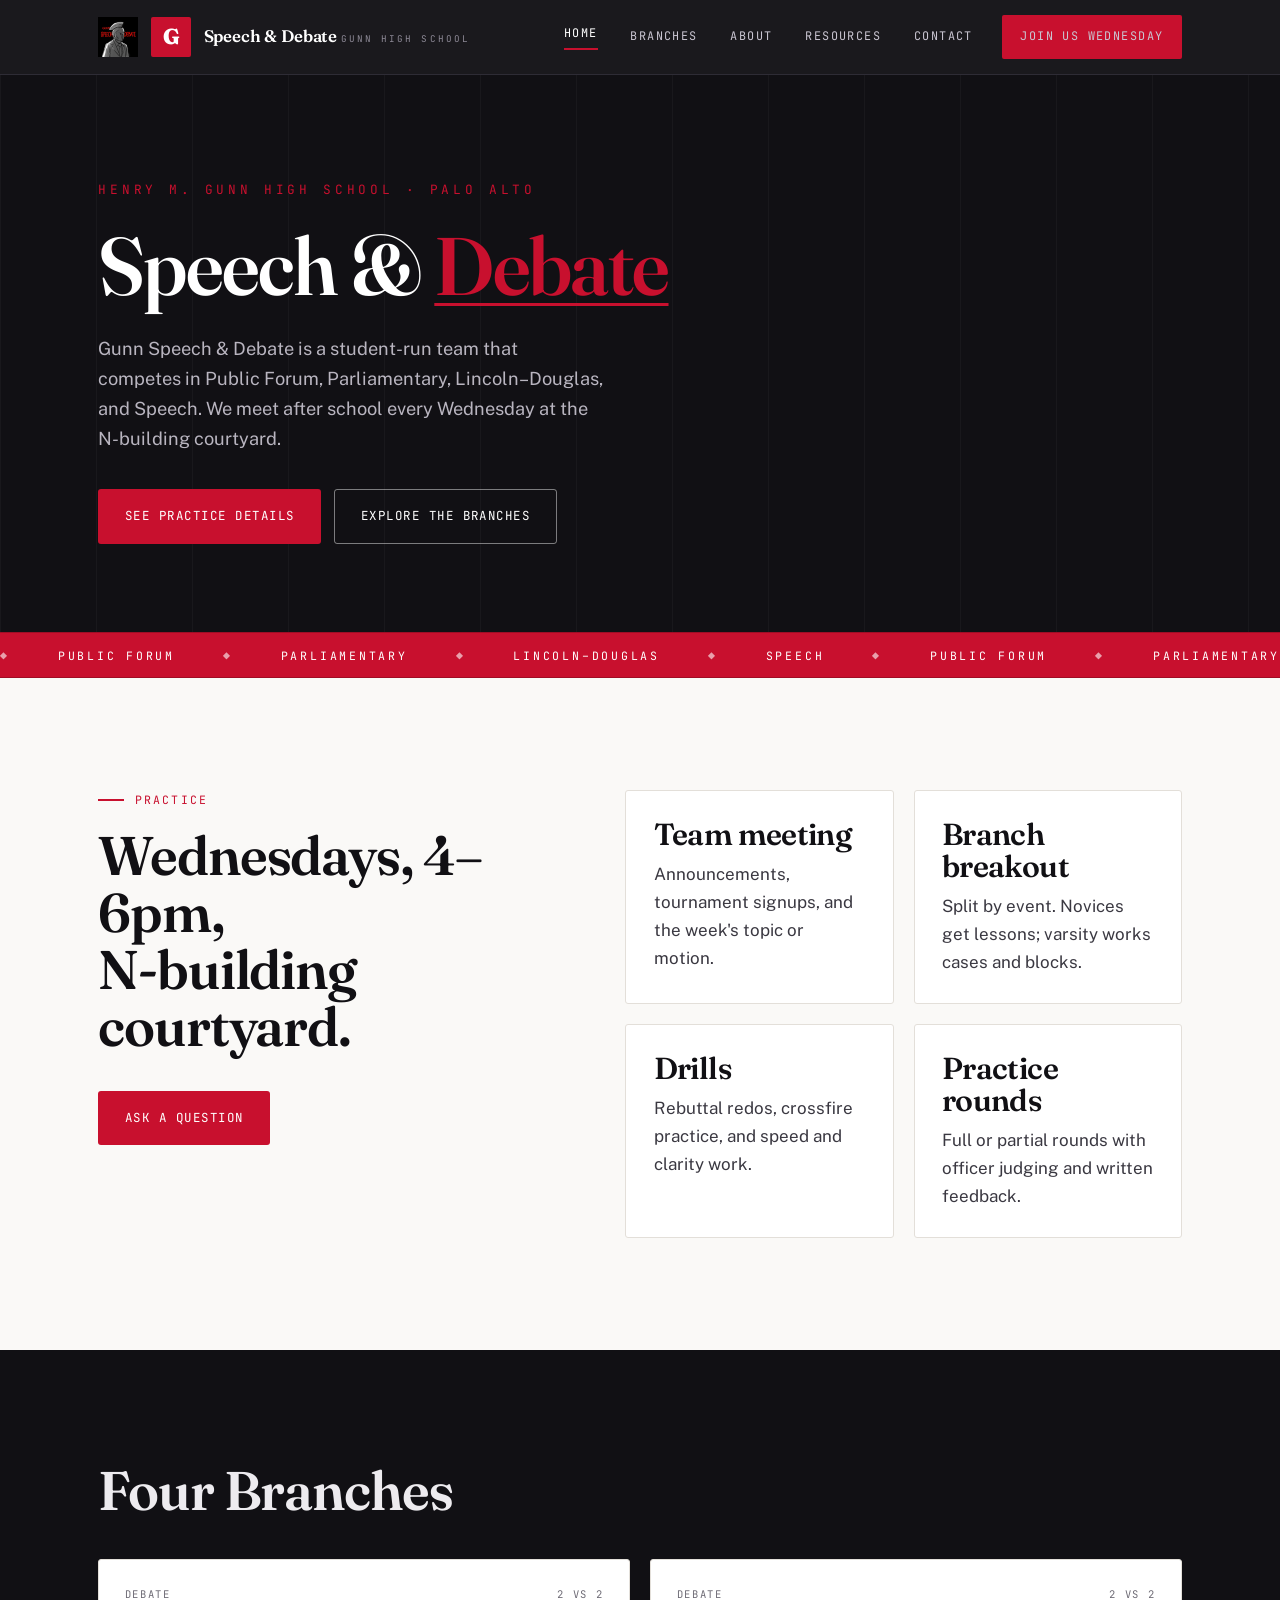
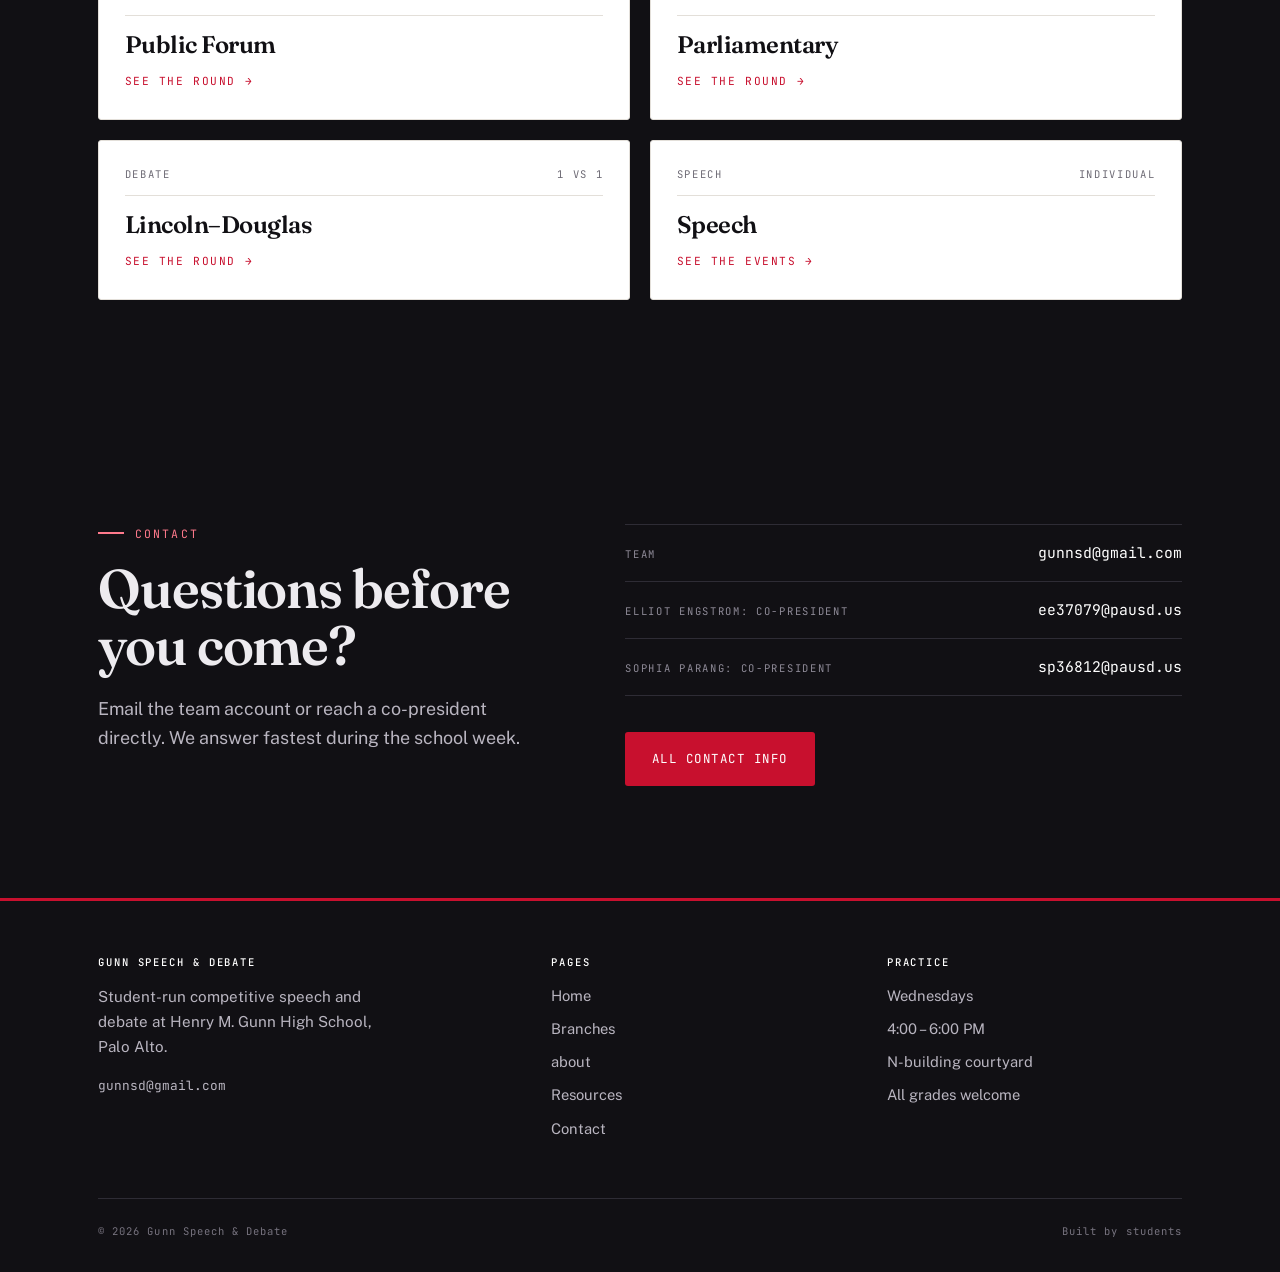
<file: index.html>
<!DOCTYPE html>
<html lang="en">
<head>
<meta charset="utf-8">
<meta name="viewport" content="width=device-width, initial-scale=1">
<title>Gunn Speech &amp; Debate — Henry M. Gunn High School</title>
<meta name="description" content="Gunn Speech &amp; Debate meets Wednesdays 4–6pm in the N-building courtyard. Public Forum, Parliamentary, Lincoln–Douglas, and Speech. No experience needed.">
<link rel="preconnect" href="https://fonts.googleapis.com">
<link rel="preconnect" href="https://fonts.gstatic.com" crossorigin>
<link href="https://fonts.googleapis.com/css2?family=Fraunces:opsz,wght@9..144,400;9..144,600;9..144,900&family=Public+Sans:wght@400;500;600;700&family=JetBrains+Mono:wght@400;500;700&display=swap" rel="stylesheet">
<link rel="stylesheet" href="assets/css/style.css">
<link rel="icon" href="assets/img/favicon.png">
</head>
<body>
<a class="skip" href="#main">Skip to content</a>

<header class="site-header">
  <div class="wrap site-header__inner">
    <a class="brand" href="index.html">
      <img class="brand__logo" src="assets/img/gunn-logo.png" alt="Henry M. Gunn High School"
           onerror="this.remove()">
      <span class="brand__mark" aria-hidden="true">G</span>
      <span class="brand__text">
        <span class="brand__name">Speech &amp; Debate</span>
        <span class="brand__sub">Gunn High School</span>
      </span>
    </a>
    <button class="nav-toggle" aria-expanded="false" aria-controls="nav">Menu</button>
    <nav class="nav" id="nav">
      <a href="index.html" class="is-active">Home</a>
      <a href="branches.html">Branches</a>
      <a href="about.html">about</a>
      <a href="resources.html">Resources</a>
      <a href="contact.html">Contact</a>
      <a href="#practice" class="btn btn--solid">Join us Wednesday</a>
    </nav>
  </div>
</header>

<main id="main">

  <!-- ---------------- HERO ---------------- -->
  <section class="hero">
    <div class="wrap hero__grid">
      <div>
        <span class="hero__resolved">Henry M. Gunn High School · Palo Alto</span>
        <h1 class="hero__title">Speech &amp; <em>Debate</em></h1>
        <p class="hero__lede">
          Gunn Speech &amp; Debate is a student-run team that competes in Public Forum,
          Parliamentary, Lincoln–Douglas, and Speech. We meet after school every Wednesday at the N-building courtyard.
        </p>
        <div class="hero__actions">
          <a class="btn btn--solid" href="#practice">See practice details</a>
          <a class="btn btn--ghost-light" href="branches.html">Explore the branches</a>
        </div>
      </div>

      <!-- signature element: the time signal card -->
    
    </div>
  </section>

  <div class="strip" aria-hidden="true">
    <div class="strip__track">
      <span>Public Forum</span><span>Parliamentary</span><span>Lincoln–Douglas</span><span>Speech</span>
      <span>Public Forum</span><span>Parliamentary</span><span>Lincoln–Douglas</span><span>Speech</span>
    </div>
  </div>

  <!-- ---------------- PRACTICE ---------------- -->
  <section class="section" id="practice">
    <div class="wrap split">
      <div class="reveal">
        <p class="eyebrow">Practice</p>
        <h2 class="h-lg">Wednesdays, 4–6pm,<br>N-building courtyard.</h2>
        <div class="hero__actions">
          <a class="btn btn--solid" href="contact.html">Ask a question</a>
        </div>
      </div>
      <div class="grid-2">
        <div class="card reveal">
          <h3 class="h-md">Team meeting</h3>
          <p>Announcements, tournament signups, and the week's topic or motion.</p>
        </div>
        <div class="card reveal">
          <h3 class="h-md">Branch breakout</h3>
          <p>Split by event. Novices get lessons; varsity works cases and blocks.</p>
        </div>
        <div class="card reveal">
          <h3 class="h-md">Drills</h3>
          <p>Rebuttal redos, crossfire practice, and speed and clarity work.</p>
        </div>
        <div class="card reveal">
          <h3 class="h-md">Practice rounds</h3>
          <p>Full or partial rounds with officer judging and written feedback.</p>
        </div>
      </div>
    </div>
  </section>

  <!-- ---------------- BRANCHES ---------------- -->
  <section class="section section--dark">
    <div class="wrap">
      <div class="reveal" style="max-width:56ch">
        <h2 class="h-lg">Four Branches</h2>
      </div>

      <div class="grid-2 reveal" style="margin-top:2.5rem">
        <a class="branch-link" href="branches.html#public-forum">
          <div class="branch-link__meta"><span>Debate</span><span>2 vs 2</span></div>
          <h3>Public Forum</h3>
          <span class="branch-link__go">See the round →</span>
        </a>
        <a class="branch-link" href="branches.html#parliamentary">
          <div class="branch-link__meta"><span>Debate</span><span>2 vs 2</span></div>
          <h3>Parliamentary</h3>
          <span class="branch-link__go">See the round →</span>
        </a>
        <a class="branch-link" href="branches.html#lincoln-douglas">
          <div class="branch-link__meta"><span>Debate</span><span>1 vs 1</span></div>
          <h3>Lincoln–Douglas</h3>
          <span class="branch-link__go">See the round →</span>
        </a>
        <a class="branch-link" href="branches.html#speech">
          <div class="branch-link__meta"><span>Speech</span><span>Individual</span></div>
          <h3>Speech</h3>
          <span class="branch-link__go">See the events →</span>
        </a>
      </div>
    </div>
  </section>

  
  <!-- ---------------- CONTACT CTA ---------------- -->
  <section class="section section--dark">
    <div class="wrap split">
      <div class="reveal">
        <p class="eyebrow eyebrow--light">Contact</p>
        <h2 class="h-lg">Questions before you come?</h2>
        <p class="lede lede--light" style="margin-top:1.2rem">
          Email the team account or reach a co-president directly. We answer fastest during the school week.
        </p>
      </div>
      <div class="reveal">
        <a class="mailrow" href="mailto:gunnsd@gmail.com">
          <span class="mailrow__label">Team</span>
          <span class="mailrow__value">gunnsd@gmail.com</span>
        </a>
        <a class="mailrow" href="mailto:ee37079@pausd.us">
          <span class="mailrow__label">Elliot Engstrom: Co-President</span>
          <span class="mailrow__value">ee37079@pausd.us</span>
        </a>
        <a class="mailrow" href="mailto:sp36812@pausd.us">
          <span class="mailrow__label">Sophia Parang: Co-President</span>
          <span class="mailrow__value">sp36812@pausd.us</span>
        </a>
        <div class="hero__actions">
          <a class="btn btn--solid" href="contact.html">All contact info</a>
        </div>
      </div>
    </div>
  </section>

</main>

<footer class="site-footer">
  <div class="wrap">
    <div class="site-footer__grid">
      <div>
        <h4>Gunn Speech &amp; Debate</h4>
        <p style="font-size:.95rem;max-width:34ch">
          Student-run competitive speech and debate at Henry M. Gunn High School, Palo Alto.
        </p>
        <p style="font-family:var(--mono);font-size:.8rem">
          <a href="mailto:gunnsd@gmail.com">gunnsd@gmail.com</a>
        </p>
      </div>
      <div>
        <h4>Pages</h4>
        <ul>
          <li><a href="index.html">Home</a></li>
          <li><a href="branches.html">Branches</a></li>
          <li><a href="about.html">about</a></li>
          <li><a href="resources.html">Resources</a></li>
          <li><a href="contact.html">Contact</a></li>
        </ul>
      </div>
      <div>
        <h4>Practice</h4>
        <ul>
          <li>Wednesdays</li>
          <li>4:00 – 6:00 PM</li>
          <li>N-building courtyard</li>
          <li>All grades welcome</li>
        </ul>
      </div>
    </div>
    <div class="site-footer__note">
      <span>© <span id="year">2026</span> Gunn Speech &amp; Debate</span>
      <span>Built by students</span>
    </div>
  </div>
</footer>

<script src="assets/js/main.js"></script>
</body>
</html>
</file>
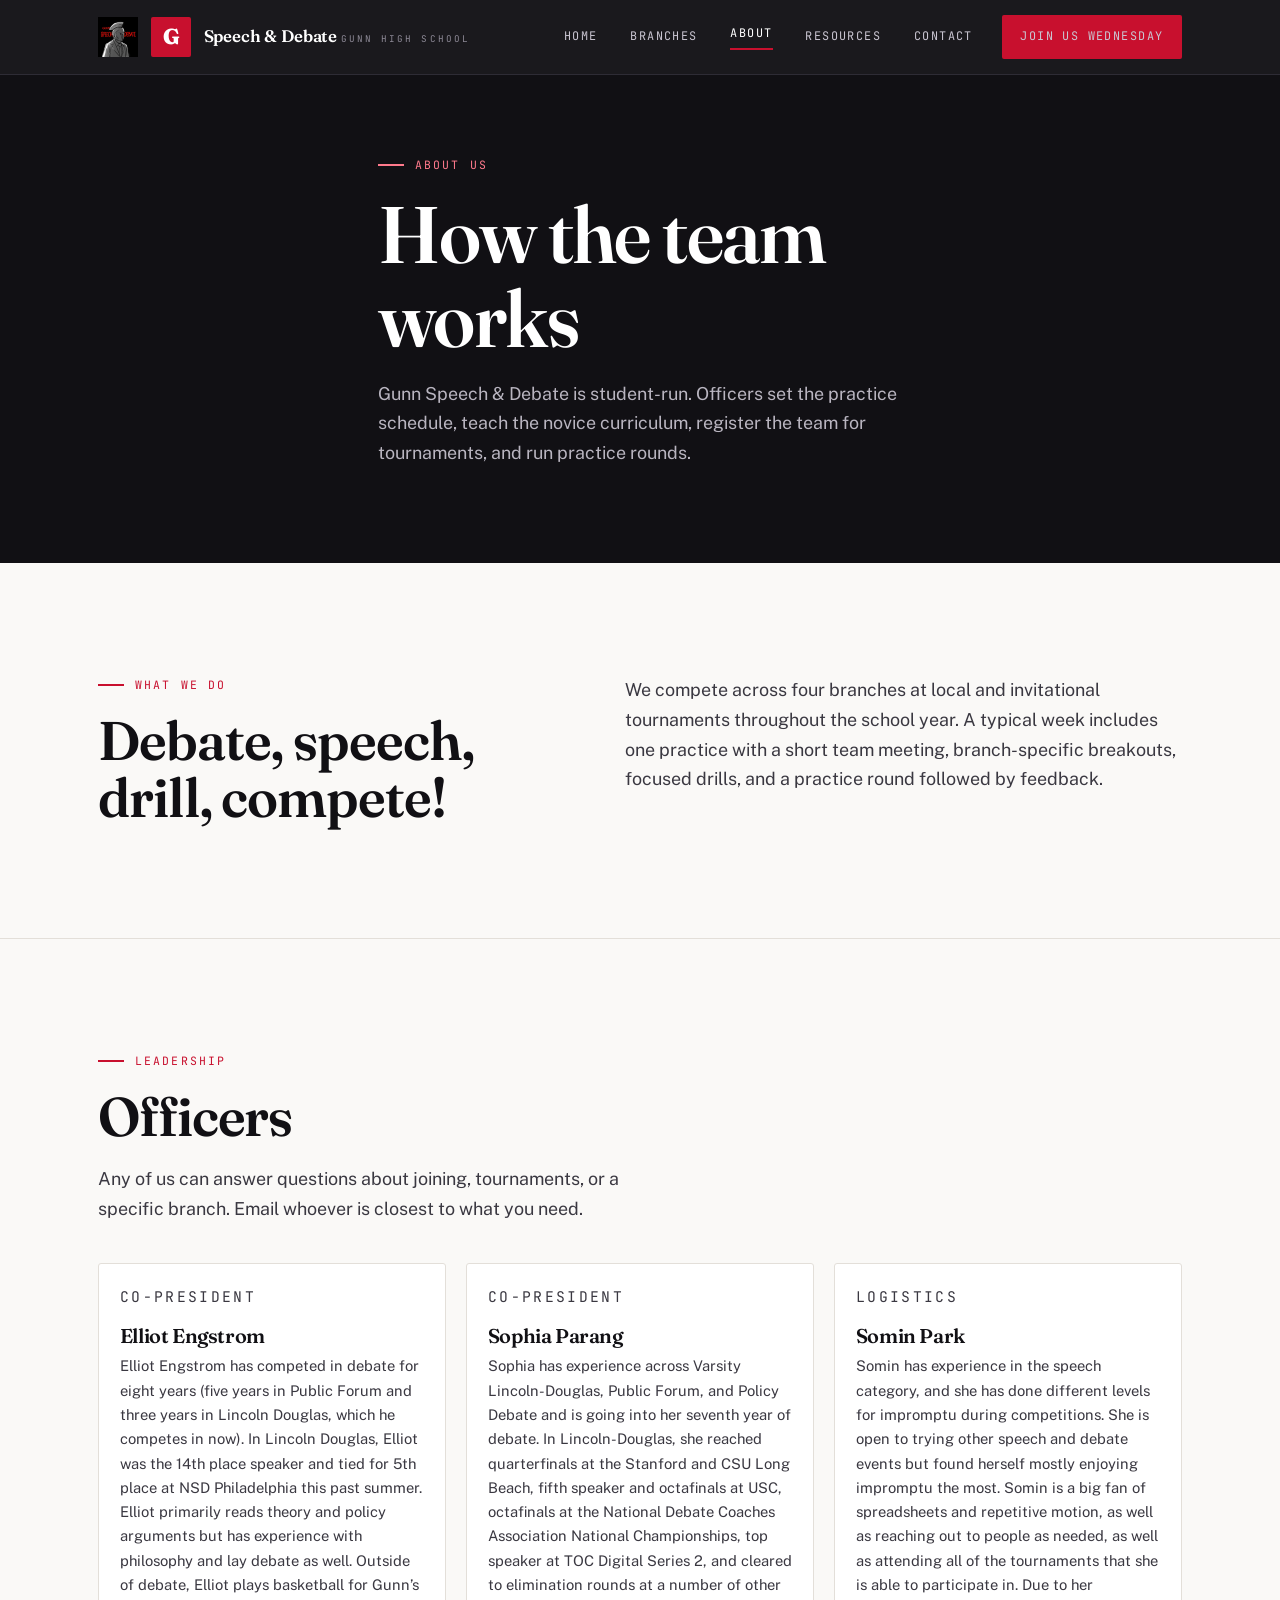
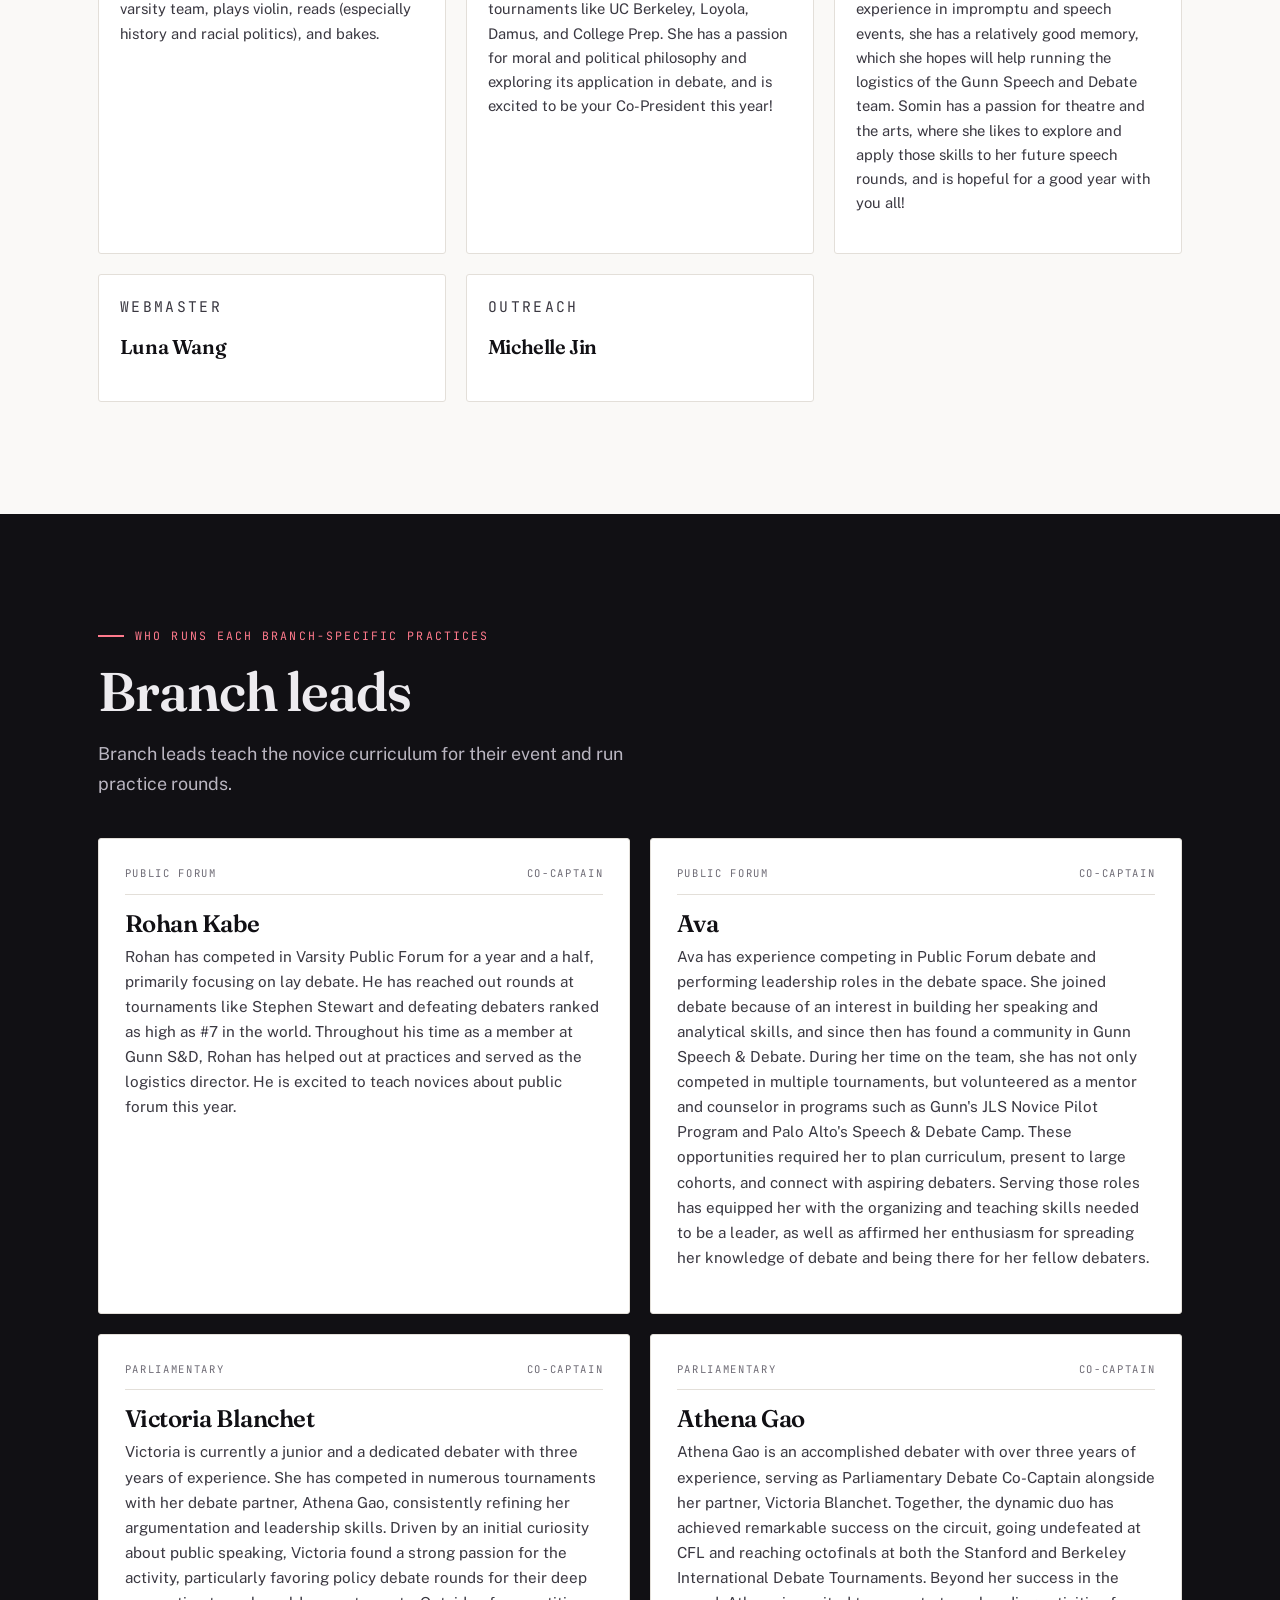
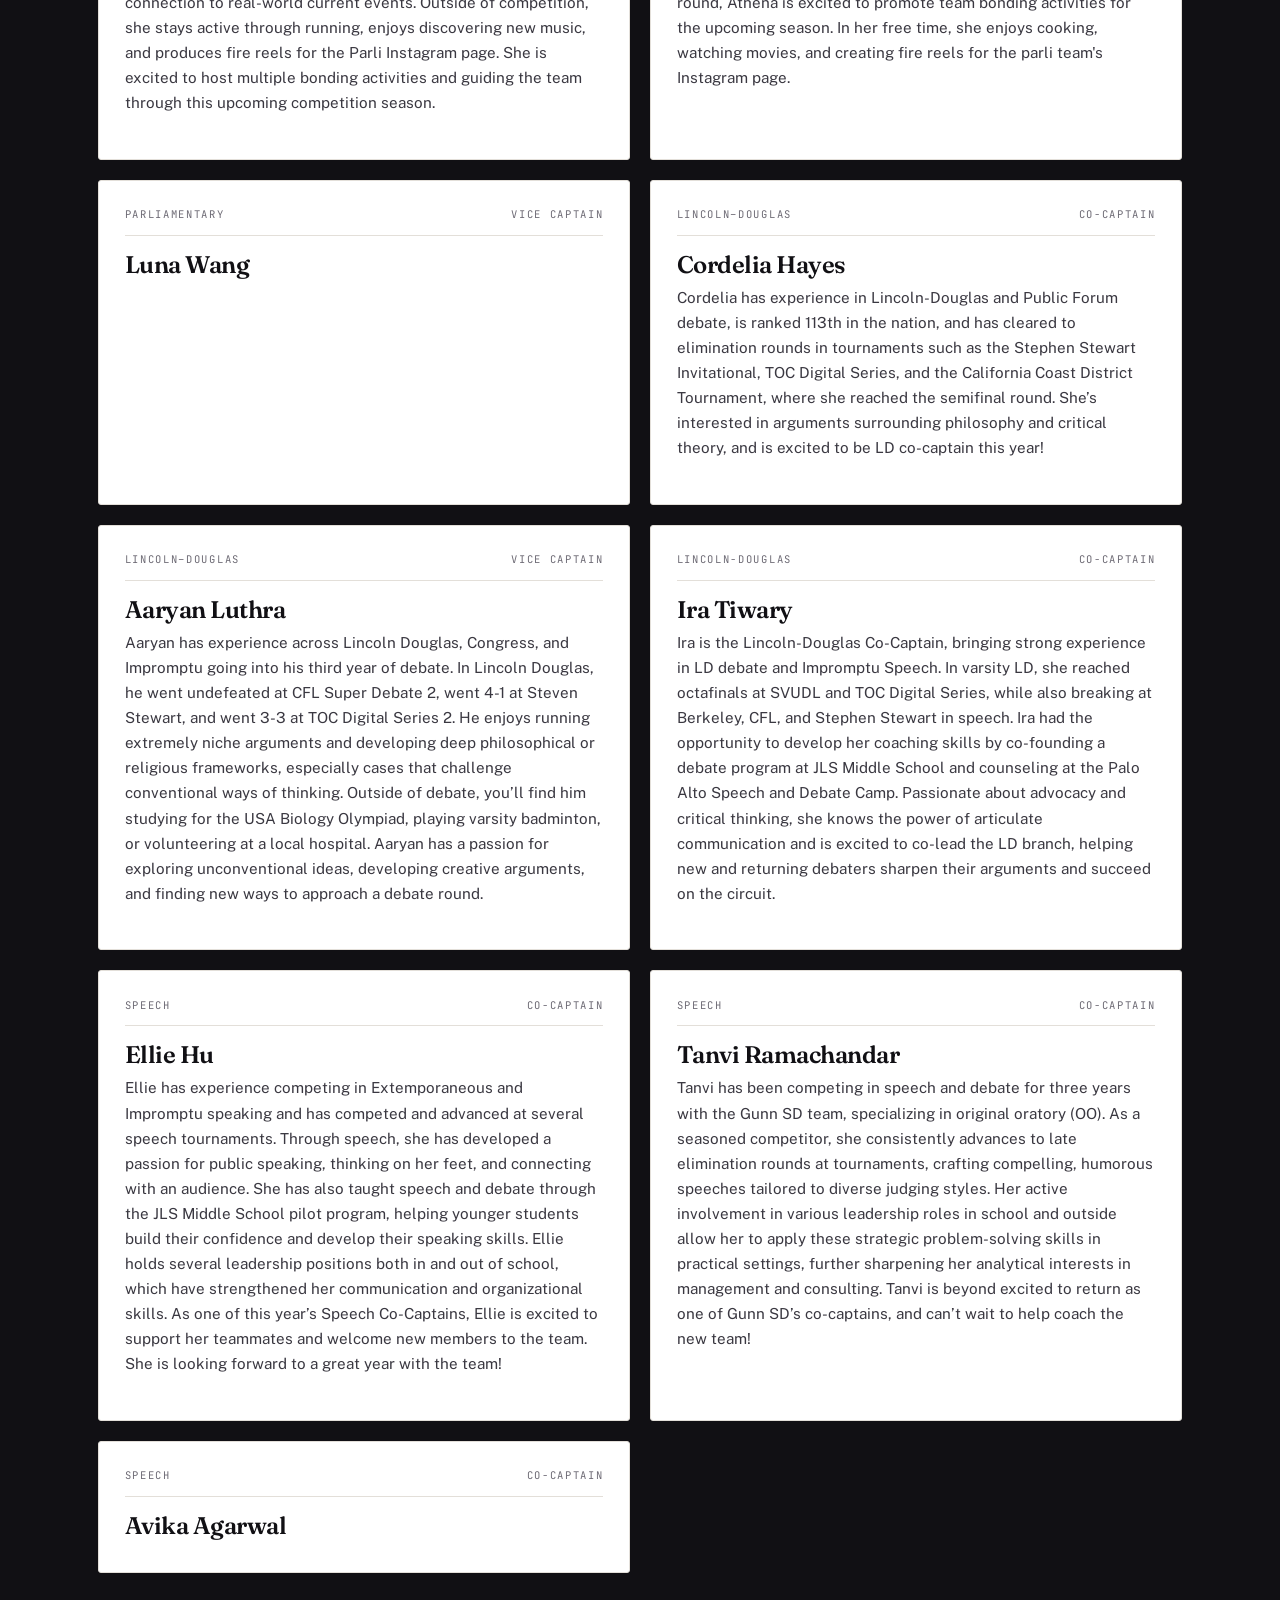
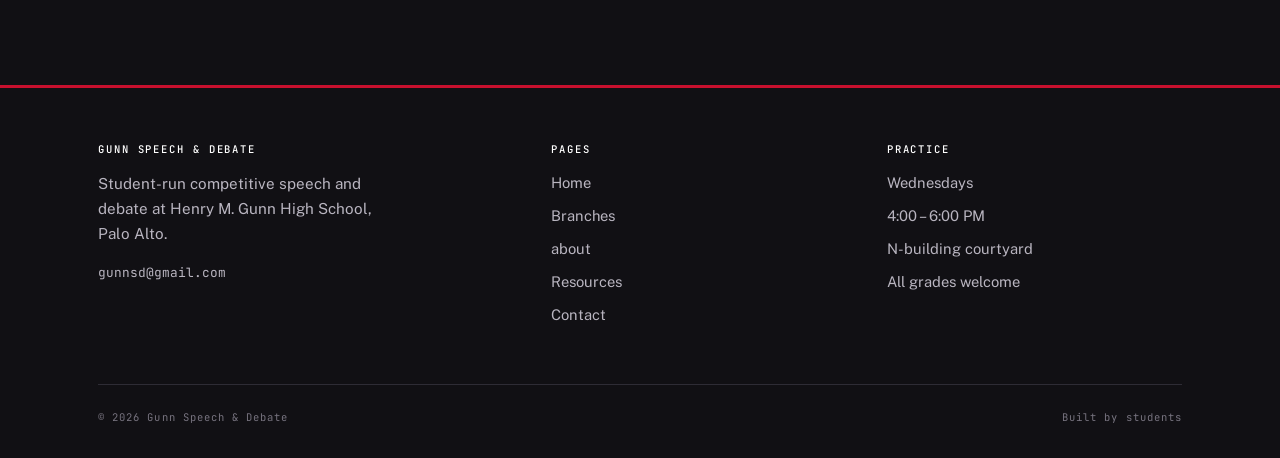
<file: about.html>
<!DOCTYPE html>
<html lang="en">
<head>
<meta charset="utf-8">
<meta name="viewport" content="width=device-width, initial-scale=1">
<title>About — Gunn Speech &amp; Debate</title>
<meta name="description" content="Who we are and who runs the team — officers, branch leads, and how Gunn Speech &amp; Debate works.">
<link rel="preconnect" href="https://fonts.googleapis.com">
<link rel="preconnect" href="https://fonts.gstatic.com" crossorigin>
<link href="https://fonts.googleapis.com/css2?family=Fraunces:opsz,wght@9..144,400;9..144,600;9..144,900&family=Public+Sans:wght@400;500;600;700&family=JetBrains+Mono:wght@400;500;700&display=swap" rel="stylesheet">
<link rel="stylesheet" href="assets/css/style.css">
<link rel="icon" href="assets/img/favicon.png">
</head>
<body>
<a class="skip" href="#main">Skip to content</a>

<header class="site-header">
  <div class="wrap site-header__inner">
    <a class="brand" href="index.html">
      <img class="brand__logo" src="assets/img/gunn-logo.png" alt="Henry M. Gunn High School" onerror="this.remove()">
      <span class="brand__mark" aria-hidden="true">G</span>
      <span class="brand__text">
        <span class="brand__name">Speech &amp; Debate</span>
        <span class="brand__sub">Gunn High School</span>
      </span>
    </a>
    <button class="nav-toggle" aria-expanded="false" aria-controls="nav">Menu</button>
    <nav class="nav" id="nav">
      <a href="index.html">Home</a>
      <a href="branches.html">Branches</a>
      <a href="about.html" class="is-active">about</a>
      <a href="resources.html">Resources</a>
      <a href="contact.html">Contact</a>
      <a href="index.html#practice" class="btn btn--solid">Join us Wednesday</a>
    </nav>
  </div>
</header>

<main id="main">

  <section class="page-head">
    <div class="wrap" style="max-width:62ch">
      <p class="eyebrow eyebrow--light">About us</p>
      <h1 class="h-xl">How the team works</h1>
      <p class="lede">
        Gunn Speech &amp; Debate is student-run. Officers set the practice schedule, teach the
        novice curriculum, register the team for tournaments, and run practice rounds.
      </p>
    </div>
  </section>

  <section class="section">
    <div class="wrap split">
      <div class="reveal">
        <p class="eyebrow">What we do</p>
        <h2 class="h-lg">Debate, speech, drill, compete!</h2>
      </div>
      <div class="reveal stack">
        <p class="lede">
        We compete across four branches at local and invitational tournaments throughout the school year. A typical week includes one practice with a short team meeting, branch-specific breakouts, focused drills, and a practice round followed by feedback.
        </p>
      </div>
    </div>
  </section>

  <!-- ---------- OFFICERS ---------- -->
  <section class="section section--rule">
    <div class="wrap">
      <div class="reveal" style="max-width:56ch;margin-bottom:2.5rem">
        <p class="eyebrow">Leadership</p>
        <h2 class="h-lg">Officers</h2>
        <p class="lede" style="margin-top:1.2rem">
          Any of us can answer questions about joining, tournaments, or a specific branch. Email
          whoever is closest to what you need.
        </p>
      </div>

      <!--
        ============================================================
        HOW TO EDIT OFFICERS
        Copy one <article class="officer"> block per person.
        1. Photo: replace the <div class="officer__photo"> contents with
           <img src="assets/img/officers/firstname.jpg" alt="Name">
           (crop photos to 4:5 portrait, about 800x1000px)
        2. Swap in the real name, role, bio, and email.
        3. Delete any blocks you don't need.
        ============================================================
      -->
      <div class="officers">

        <article class="officer reveal">
          <div class="officer__body">
            <p class="officer__role">Co-President</p>
            <h3>Elliot Engstrom</h3>
            <p>Elliot Engstrom has competed in debate for eight years (five years in Public Forum and three years in Lincoln Douglas, which he competes in now). In Lincoln Douglas, Elliot was the 14th place speaker and tied for 5th place at NSD Philadelphia this past summer. Elliot primarily reads theory and policy arguments but has experience with philosophy and lay debate as well. Outside of debate, Elliot plays basketball for Gunn’s varsity team, plays violin, reads (especially history and racial politics), and bakes. </p>
          </div>
        </article>

        <article class="officer reveal">
          <div class="officer__body">
            <p class="officer__role">Co-President</p>
            <h3>Sophia Parang</h3>
            <p>Sophia has experience across Varsity Lincoln-Douglas, Public Forum, and Policy Debate and is going into her seventh year of debate. In Lincoln-Douglas, she reached quarterfinals at the Stanford and CSU Long Beach, fifth speaker and octafinals at USC, octafinals at the National Debate Coaches Association National Championships, top speaker at TOC Digital Series 2, and cleared to elimination rounds at a number of other tournaments like UC Berkeley, Loyola, Damus, and College Prep. She has a passion for moral and political philosophy and exploring its application in debate, and is excited to be your Co-President this year!</p>
          </div>
        </article>

        <article class="officer reveal">
          <div class="officer__body">
            <p class="officer__role">Logistics</p>
            <h3>Somin Park</h3>
            <p>Somin has experience in the speech category, and she has done different levels for impromptu during competitions. She is open to trying other speech and debate events but found herself mostly enjoying impromptu the most. Somin is a big fan of spreadsheets and repetitive motion, as well as reaching out to people as needed, as well as attending all of the tournaments that she is able to participate in. Due to her experience in impromptu and speech events, she has a relatively good memory, which she hopes will help running the logistics of the Gunn Speech and Debate team. Somin has a passion for theatre and the arts, where she likes to explore and apply those skills to her future speech rounds, and is hopeful for a good year with you all!</p>          </div>
        </article>

            <article class="officer reveal">
          <div class="officer__body">
            <p class="officer__role">Webmaster</p>
            <h3>Luna Wang</h3>
            <p></p>
          </div>
        </article>


          <article class="officer reveal">
          <div class="officer__body">
            <p class="officer__role">Outreach</p>
            <h3>Michelle Jin</h3>
            <p></p>
          </div>
        </article>



      </div>
    </div>
  </section>

  <!-- ---------- BRANCH LEADS ---------- -->
  <section class="section section--dark">
    <div class="wrap">
      <div class="reveal" style="max-width:56ch;margin-bottom:2.5rem">
        <p class="eyebrow eyebrow--light">who runs each branch-specific practices</p>
        <h2 class="h-lg">Branch leads</h2>
        <p class="lede lede--light" style="margin-top:1.2rem">
          Branch leads teach the novice curriculum for their event and run practice rounds.
        </p>
      </div>
      <div class="grid-2 reveal">
        <div class="branch-link" style="cursor:default">
          <div class="branch-link__meta"><span>Public Forum</span><span>Co-Captain</span></div>
          <h3>Rohan Kabe</h3>
          <p>Rohan has competed in Varsity Public Forum for a year and a half, primarily focusing on lay debate. He has reached out rounds at tournaments like Stephen Stewart and defeating debaters ranked as high as #7 in the world. Throughout his time as a member at Gunn S&D, Rohan has helped out at practices and served as the logistics director. He is excited to teach novices about public forum this year.</p>
        </div>

         <div class="branch-link" style="cursor:default">
          <div class="branch-link__meta"><span>Public Forum</span><span>Co-Captain</span></div>
          <h3>Ava</h3>
          <p>Ava has experience competing in Public Forum debate and performing leadership roles in the debate space. She joined debate because of an interest in building her speaking and analytical skills, and since then has found a community in Gunn Speech & Debate. During her time on the team, she has not only competed in multiple tournaments, but volunteered as a mentor and counselor in programs such as Gunn's JLS Novice Pilot Program and Palo Alto's Speech & Debate Camp. These opportunities required her to plan curriculum, present to large cohorts, and connect with aspiring debaters. Serving those roles has equipped her with the organizing and teaching skills needed to be a leader, as well as affirmed her enthusiasm for spreading her knowledge of debate and being there for her fellow debaters.</p>
        </div>

        <div class="branch-link" style="cursor:default">
          <div class="branch-link__meta"><span>Parliamentary</span><span>Co-Captain</span></div>
          <h3>Victoria Blanchet</h3>
          <p>Victoria is currently a junior and a dedicated debater with three years of experience. She has competed in numerous tournaments with her debate partner, Athena Gao, consistently refining her argumentation and leadership skills. Driven by an initial curiosity about public speaking, Victoria found a strong passion for the activity, particularly favoring policy debate rounds for their deep connection to real-world current events. Outside of competition, she stays active through running, enjoys discovering new music, and produces fire reels for the Parli Instagram page. She is excited to host multiple bonding activities and guiding the team through this upcoming competition season.</p>
        </div>
         <div class="branch-link" style="cursor:default">
          <div class="branch-link__meta"><span>Parliamentary</span><span>Co-Captain</span></div>
          <h3>Athena Gao</h3>
          <p>Athena Gao is an accomplished debater with over three years of experience, serving as Parliamentary Debate Co-Captain alongside her partner, Victoria Blanchet. Together, the dynamic duo has achieved remarkable success on the circuit, going undefeated at CFL and reaching octofinals at both the Stanford and Berkeley International Debate Tournaments. Beyond her success in the round, Athena is excited to promote team bonding activities for the upcoming season. In her free time, she enjoys cooking, watching movies, and creating fire reels for the parli team's Instagram page.</p>
        </div>


        <div class="branch-link" style="cursor:default">
          <div class="branch-link__meta"><span>Parliamentary</span><span>Vice Captain</span></div>
          <h3>Luna Wang</h3>
          </div>

        <div class="branch-link" style="cursor:default">
          <div class="branch-link__meta"><span>Lincoln–Douglas</span><span>Co-Captain</span></div>
          <h3>Cordelia Hayes</h3>
          <p>Cordelia has experience in Lincoln-Douglas and Public Forum debate, is ranked 113th in the nation, and has cleared to elimination rounds in tournaments such as the Stephen Stewart Invitational, TOC Digital Series, and the California Coast District Tournament, where she reached the semifinal round. She’s interested in arguments surrounding philosophy and critical theory, and is excited to be LD co-captain this year!</p>
        </div>
          <div class="branch-link" style="cursor:default">
          <div class="branch-link__meta"><span>Lincoln–Douglas </span><span>Vice Captain</span></div>
          <h3>Aaryan Luthra</h3>
          <p>Aaryan has experience across Lincoln Douglas, Congress, and Impromptu going into his third year of debate. In Lincoln Douglas, he went undefeated at CFL Super Debate 2, went 4-1 at Steven Stewart, and went 3-3 at TOC Digital Series 2. He enjoys running extremely niche arguments and developing deep philosophical or religious frameworks, especially cases that challenge conventional ways of thinking. Outside of debate, you’ll find him studying for the USA Biology Olympiad, playing varsity badminton, or volunteering at a local hospital. Aaryan has a passion for exploring unconventional ideas, developing creative arguments, and finding new ways to approach a debate round. </p>
        </div>
        <div class="branch-link" style="cursor:default">
          <div class="branch-link__meta"><span>Lincoln-Douglas</span><span> Co-captain</span></div>
          <h3>Ira Tiwary</h3>
          <p>Ira is the Lincoln-Douglas Co-Captain, bringing strong experience in LD debate and Impromptu Speech. In varsity LD, she reached octafinals at SVUDL and TOC Digital Series, while also breaking at Berkeley, CFL, and Stephen Stewart in speech. Ira had the opportunity to develop her coaching skills by co-founding a debate program at JLS Middle School and counseling at the Palo Alto Speech and Debate Camp. Passionate about advocacy and critical thinking, she knows the power of articulate communication and is excited to co-lead the LD branch, helping new and returning debaters sharpen their arguments and succeed on the circuit.</p>
        </div>
        <div class="branch-link" style="cursor:default">
          <div class="branch-link__meta"><span>Speech</span><span>Co-Captain</span></div>
          <h3>Ellie Hu</h3>
          <p>Ellie has experience competing in Extemporaneous and Impromptu speaking and has competed and advanced at several speech tournaments. Through speech, she has developed a passion for public speaking, thinking on her feet, and connecting with an audience. She has also taught speech and debate through the JLS Middle School pilot program, helping younger students build their confidence and develop their speaking skills. Ellie holds several leadership positions both in and out of school, which have strengthened her communication and organizational skills. As one of this year’s Speech Co-Captains, Ellie is excited to support her teammates and welcome new members to the team. She is looking forward to a great year with the team!</p>
        </div>
            <div class="branch-link" style="cursor:default">
          <div class="branch-link__meta"><span>Speech</span><span>Co-Captain</span></div>
          <h3>Tanvi Ramachandar</h3>
          <p>Tanvi has been competing in speech and debate for three years with the Gunn SD team, specializing in original oratory (OO). As a seasoned competitor, she consistently advances to late elimination rounds at tournaments, crafting compelling, humorous speeches tailored to diverse judging styles. Her active involvement in various leadership roles in school and outside allow her to apply these strategic problem-solving skills in practical settings, further sharpening her analytical interests in management and consulting. Tanvi is beyond excited to return as one of Gunn SD’s co-captains, and can’t wait to help coach the new team!</p>
        </div>
             <div class="branch-link" style="cursor:default">
          <div class="branch-link__meta"><span>Speech</span><span>Co-Captain</span></div>
          <h3>Avika Agarwal</h3>
        </div>
        
      </div>
    </div>
  </section>


</main>

<footer class="site-footer">
  <div class="wrap">
    <div class="site-footer__grid">
      <div>
        <h4>Gunn Speech &amp; Debate</h4>
        <p style="font-size:.95rem;max-width:34ch">Student-run competitive speech and debate at Henry M. Gunn High School, Palo Alto.</p>
        <p style="font-family:var(--mono);font-size:.8rem"><a href="mailto:gunnsd@gmail.com">gunnsd@gmail.com</a></p>
      </div>
      <div>
        <h4>Pages</h4>
        <ul>
          <li><a href="index.html">Home</a></li>
          <li><a href="branches.html">Branches</a></li>
          <li><a href="about.html">about</a></li>
          <li><a href="resources.html">Resources</a></li>
          <li><a href="contact.html">Contact</a></li>
        </ul>
      </div>
      <div>
        <h4>Practice</h4>
        <ul>
          <li>Wednesdays</li>
          <li>4:00 – 6:00 PM</li>
          <li>N-building courtyard</li>
          <li>All grades welcome</li>
        </ul>
      </div>
    </div>
    <div class="site-footer__note">
      <span>© <span id="year">2026</span> Gunn Speech &amp; Debate</span>
      <span>Built by students</span>
    </div>
  </div>
</footer>

<script src="assets/js/main.js"></script>
</body>
</html>
</file>
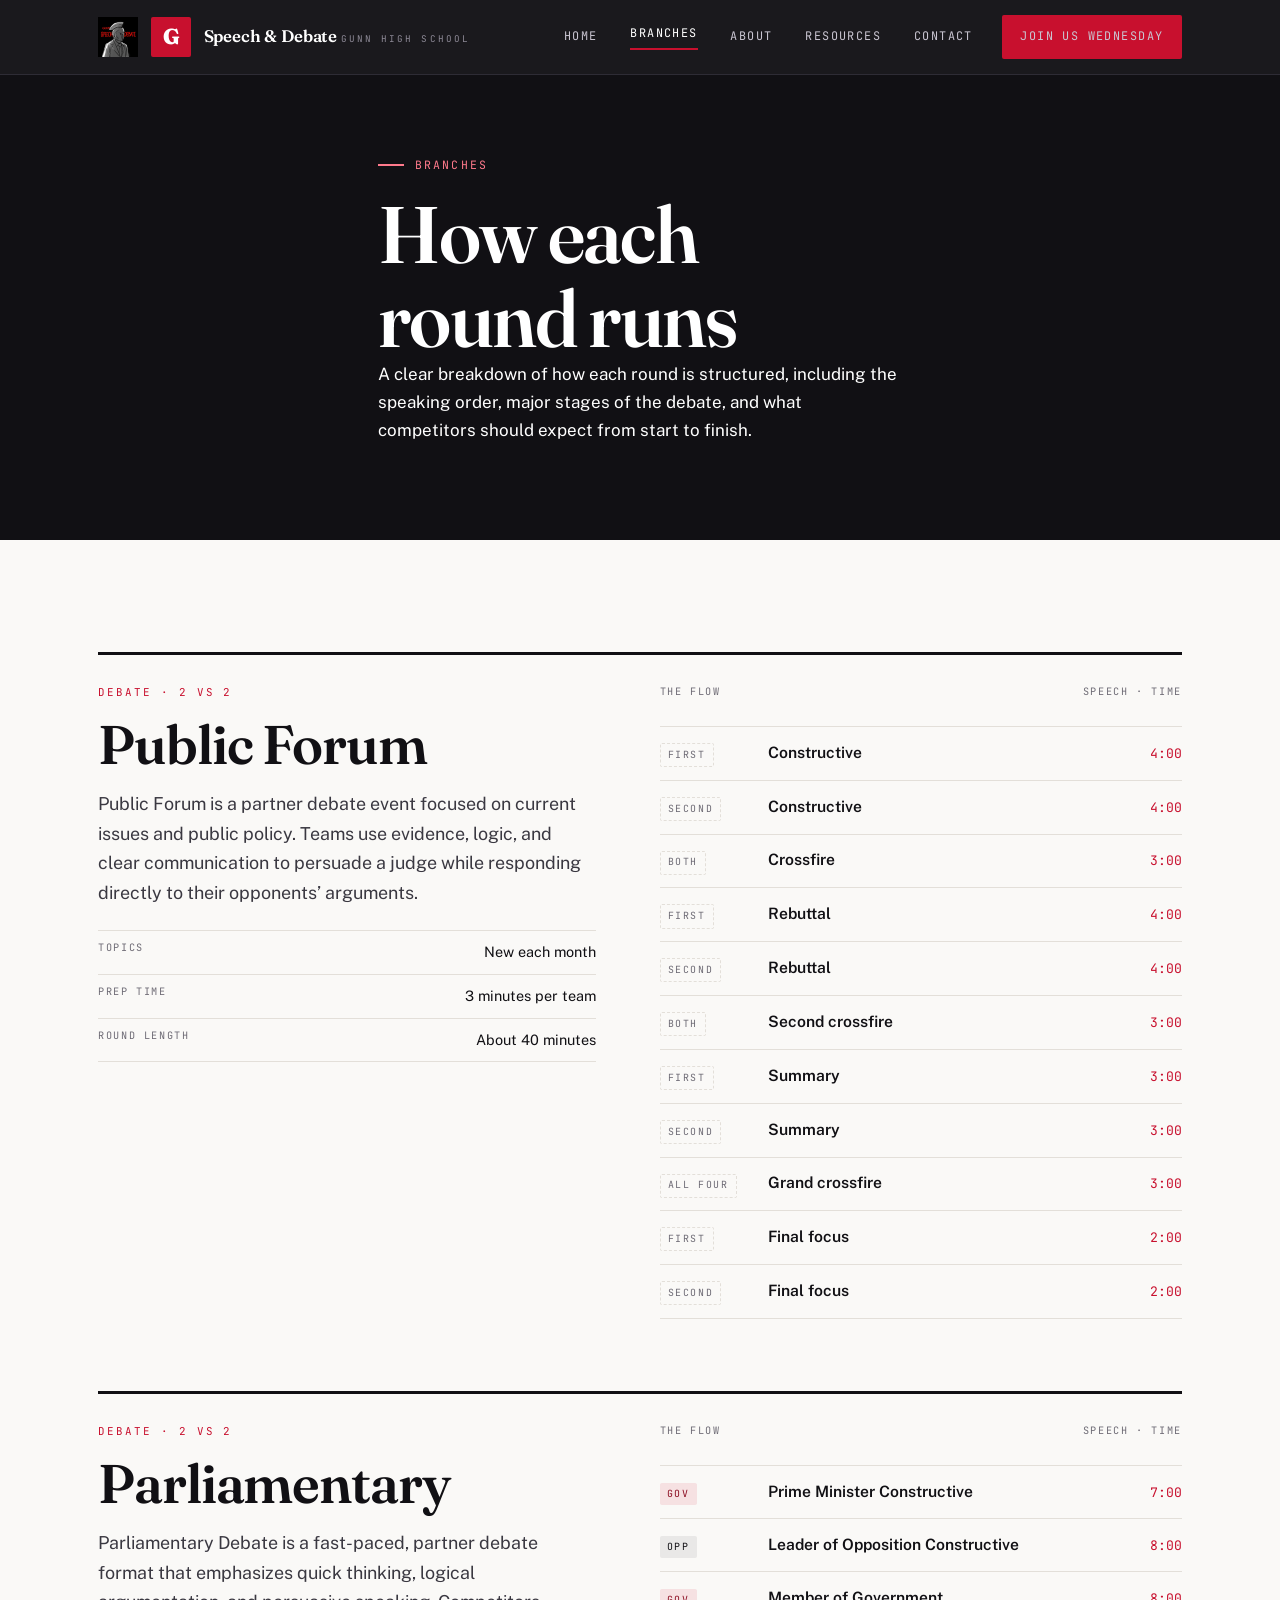
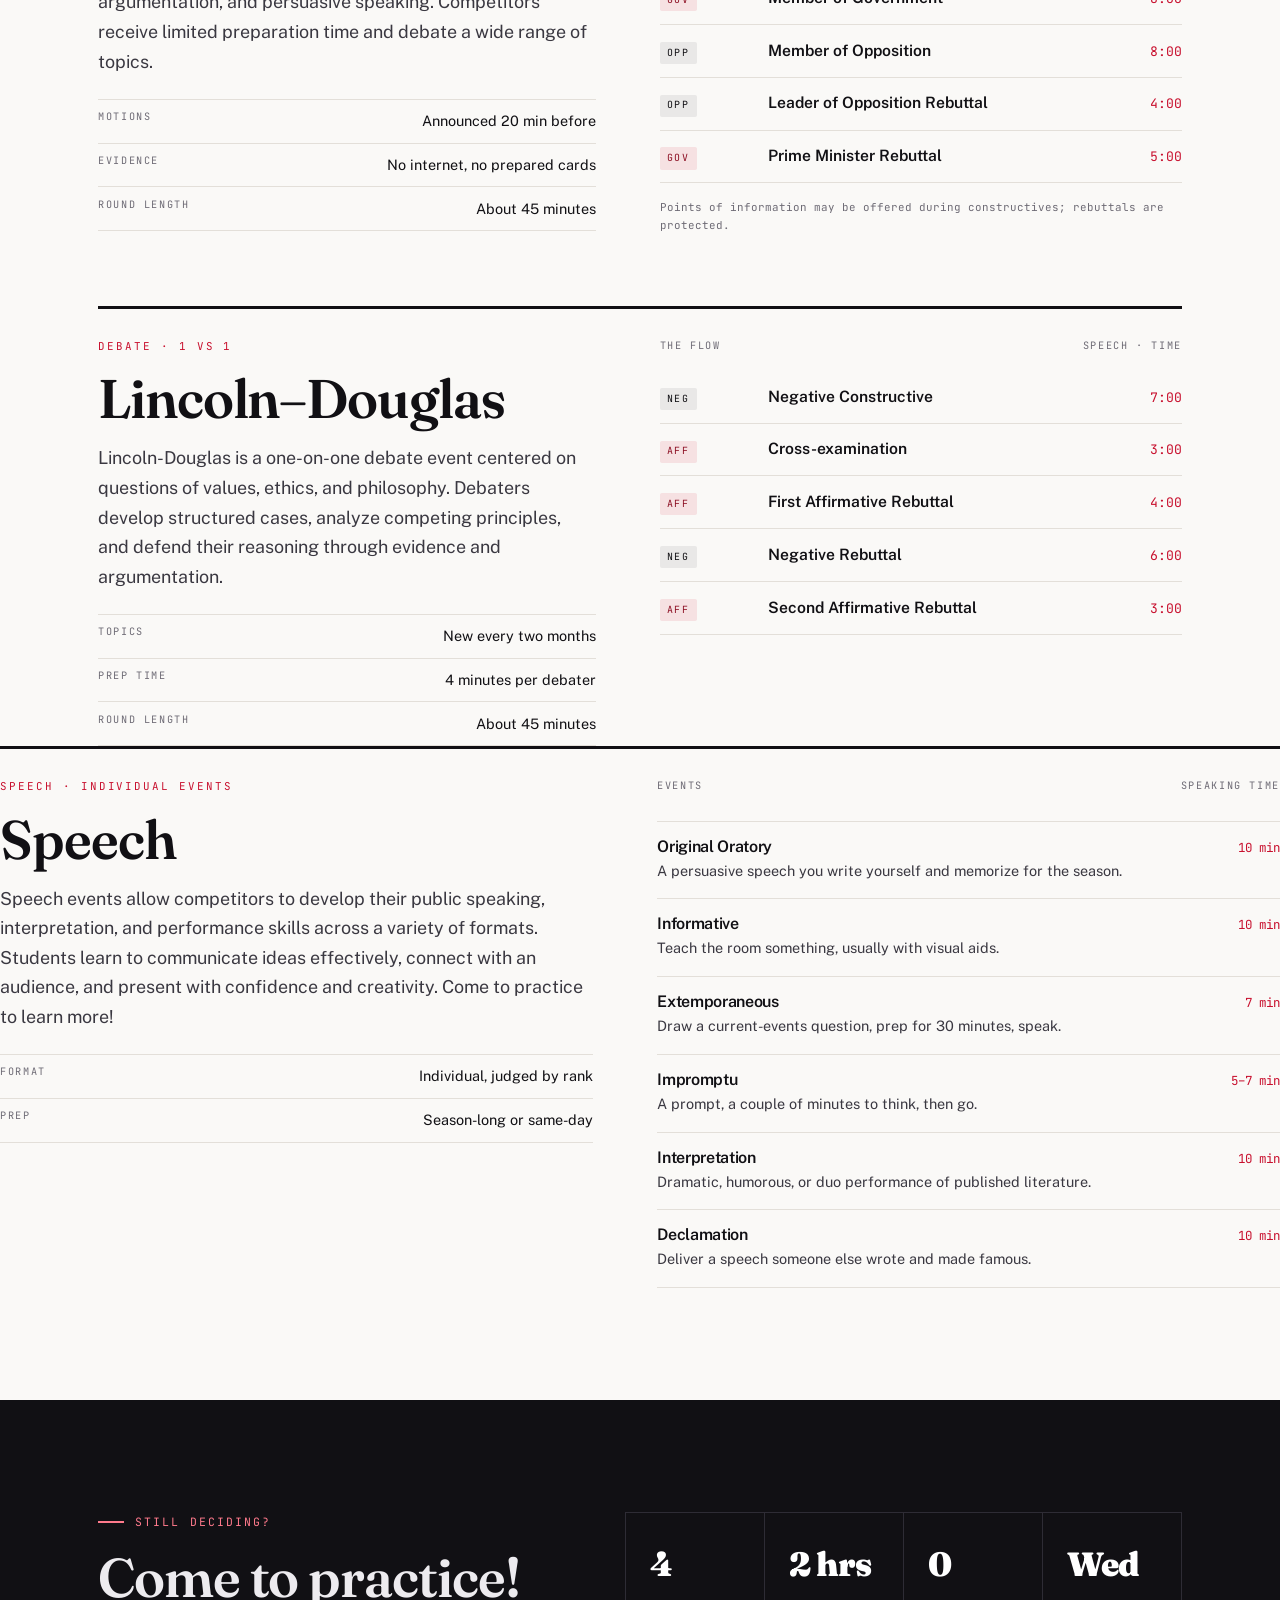
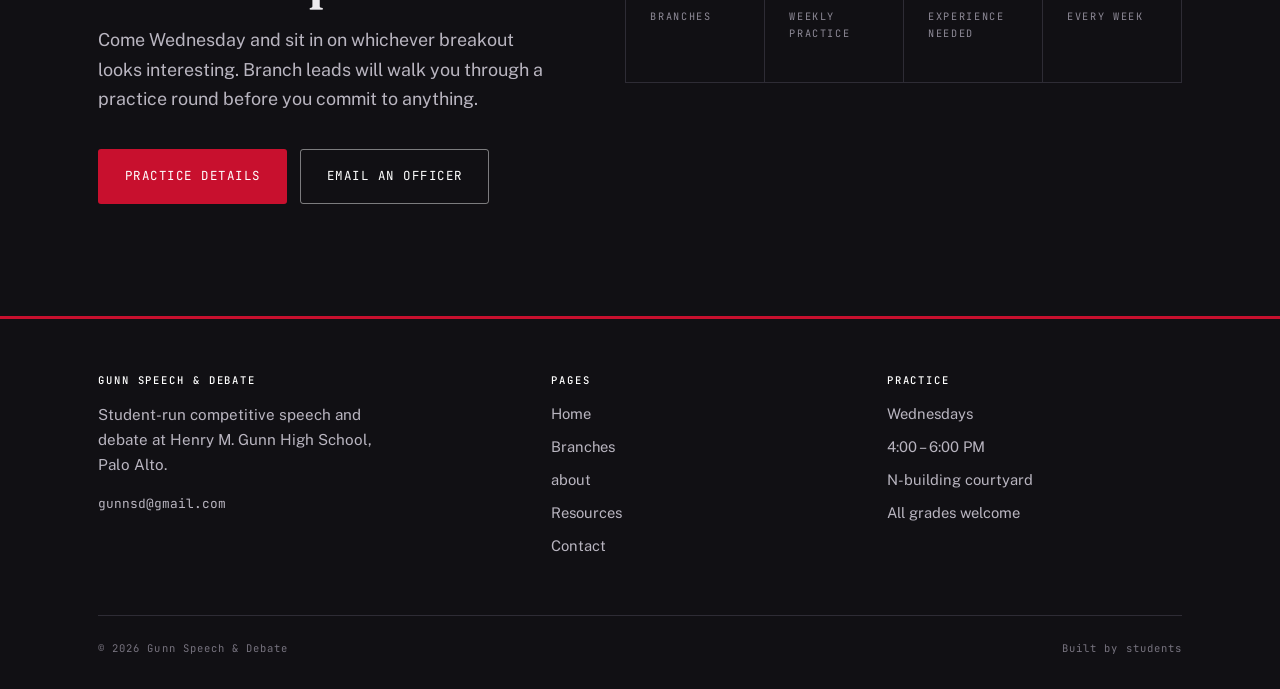
<file: branches.html>
<!DOCTYPE html>
<html lang="en">
<head>
<meta charset="utf-8">
<meta name="viewport" content="width=device-width, initial-scale=1">
<title>Branches — Gunn Speech &amp; Debate</title>
<meta name="description" content="Public Forum, Parliamentary, Lincoln–Douglas, and Speech at Gunn High School — what each branch is and how a round actually runs.">
<link rel="preconnect" href="https://fonts.googleapis.com">
<link rel="preconnect" href="https://fonts.gstatic.com" crossorigin>
<link href="https://fonts.googleapis.com/css2?family=Fraunces:opsz,wght@9..144,400;9..144,600;9..144,900&family=Public+Sans:wght@400;500;600;700&family=JetBrains+Mono:wght@400;500;700&display=swap" rel="stylesheet">
<link rel="stylesheet" href="assets/css/style.css">
<link rel="icon" href="assets/img/favicon.png">
</head>
<body>
<a class="skip" href="#main">Skip to content</a>

<header class="site-header">
  <div class="wrap site-header__inner">
    <a class="brand" href="index.html">
      <img class="brand__logo" src="assets/img/gunn-logo.png" alt="Henry M. Gunn High School" onerror="this.remove()">
      <span class="brand__mark" aria-hidden="true">G</span>
      <span class="brand__text">
        <span class="brand__name">Speech &amp; Debate</span>
        <span class="brand__sub">Gunn High School</span>
      </span>
    </a>
    <button class="nav-toggle" aria-expanded="false" aria-controls="nav">Menu</button>
    <nav class="nav" id="nav">
      <a href="index.html">Home</a>
      <a href="branches.html" class="is-active">Branches</a>
      <a href="about.html">about</a>
      <a href="resources.html">Resources</a>
      <a href="contact.html">Contact</a>
      <a href="index.html#practice" class="btn btn--solid">Join us Wednesday</a>
    </nav>
  </div>
</header>

<main id="main">

  <section class="page-head">
    <div class="wrap" style="max-width:62ch">
      <p class="eyebrow eyebrow--light">Branches</p>
      <h1 class="h-xl">How each round runs</h1>
      <p> A clear breakdown of how each round is structured, including the speaking order, major stages of the debate, and what competitors should expect from start to finish.</p>
    </div>
  </section>

  <section class="section">
    <div class="wrap">

      <!-- ---------- PUBLIC FORUM ---------- -->
      <article class="branch reveal" id="public-forum">
        <div>
          <span class="branch__tag">Debate · 2 vs 2</span>
          <h2 class="h-lg">Public Forum</h2>
          <p class="lede" style="margin-top:1rem">
           Public Forum is a partner debate event focused on current issues and public policy. Teams use evidence, logic, and clear communication to persuade a judge while responding directly to their opponents’ arguments.
          </p>
          <div class="branch__facts">
            <div><span>Topics</span><span>New each month</span></div>
            <div><span>Prep time</span><span>3 minutes per team</span></div>
            <div><span>Round length</span><span>About 40 minutes</span></div>
          </div>
                </div>
        <div>
          <p class="flow__caption"><span>The flow</span><span>Speech · Time</span></p>
          <div class="flow">
            <div class="flow__row"><span class="flow__side flow__side--both">First</span><span class="flow__name">Constructive<small></small></span><span class="flow__time">4:00</span></div>
            <div class="flow__row"><span class="flow__side flow__side--both">Second</span><span class="flow__name">Constructive</span><span class="flow__time">4:00</span></div>
            <div class="flow__row"><span class="flow__side flow__side--both">Both</span><span class="flow__name">Crossfire<small></small></span><span class="flow__time">3:00</span></div>

            <div class="flow__row"><span class="flow__side flow__side--both">First</span><span class="flow__name">Rebuttal<small></small></span><span class="flow__time">4:00</span></div>
            <div class="flow__row"><span class="flow__side flow__side--both">Second</span><span class="flow__name">Rebuttal</span><span class="flow__time">4:00</span></div>

            <div class="flow__row"><span class="flow__side flow__side--both">Both</span><span class="flow__name">Second crossfire</span><span class="flow__time">3:00</span></div>

            <div class="flow__row"><span class="flow__side flow__side--both">First</span><span class="flow__name">Summary<small></small></span><span class="flow__time">3:00</span></div>
            <div class="flow__row"><span class="flow__side flow__side--both">Second</span><span class="flow__name">Summary</span><span class="flow__time">3:00</span></div>

            <div class="flow__row"><span class="flow__side flow__side--both">All four</span><span class="flow__name">Grand crossfire</span><span class="flow__time">3:00</span></div>

            <div class="flow__row"><span class="flow__side flow__side--both">First</span><span class="flow__name">Final focus<small></small></span><span class="flow__time">2:00</span></div>
            <div class="flow__row"><span class="flow__side flow__side--both">Second</span><span class="flow__name">Final focus</span><span class="flow__time">2:00</span></div>
          </div>
        </div>
      </article>

      <!-- ---------- PARLIAMENTARY ---------- -->
      <article class="branch reveal" id="parliamentary">
        <div>
          <span class="branch__tag">Debate · 2 vs 2</span>
          <h2 class="h-lg">Parliamentary</h2>
          <p class="lede" style="margin-top:1rem">
            Parliamentary Debate is a fast-paced, partner debate format that emphasizes quick thinking, logical argumentation, and persuasive speaking. Competitors receive limited preparation time and debate a wide range of topics.
          </p>
          <div class="branch__facts">
            <div><span>Motions</span><span>Announced 20 min before</span></div>
            <div><span>Evidence</span><span>No internet, no prepared cards</span></div>
            <div><span>Round length</span><span>About 45 minutes</span></div>
          </div>
        </div>
        <div>
          <p class="flow__caption"><span>The flow</span><span>Speech · Time</span></p>
          <div class="flow">
            <div class="flow__row"><span class="flow__side flow__side--aff">Gov</span><span class="flow__name">Prime Minister Constructive<small></small></span><span class="flow__time">7:00</span></div>
            <div class="flow__row"><span class="flow__side flow__side--neg">Opp</span><span class="flow__name">Leader of Opposition Constructive</span><span class="flow__time">8:00</span></div>
            <div class="flow__row"><span class="flow__side flow__side--aff">Gov</span><span class="flow__name">Member of Government</span><span class="flow__time">8:00</span></div>
            <div class="flow__row"><span class="flow__side flow__side--neg">Opp</span><span class="flow__name">Member of Opposition</span><span class="flow__time">8:00</span></div>
            <div class="flow__row"><span class="flow__side flow__side--neg">Opp</span><span class="flow__name">Leader of Opposition Rebuttal<small></small></span><span class="flow__time">4:00</span></div>
            <div class="flow__row"><span class="flow__side flow__side--aff">Gov</span><span class="flow__name">Prime Minister Rebuttal<small></small></span><span class="flow__time">5:00</span></div>
          </div>
          <p class="signal__note" style="color:var(--mute)">Points of information may be offered during constructives; rebuttals are protected.</p>
        </div>
      </article>

      <!-- ---------- LINCOLN–DOUGLAS ---------- -->
      <article class="branch reveal" id="lincoln-douglas">
        <div>
          <span class="branch__tag">Debate · 1 vs 1</span>
          <h2 class="h-lg">Lincoln–Douglas</h2>
          <p class="lede" style="margin-top:1rem">
           Lincoln-Douglas is a one-on-one debate event centered on questions of values, ethics, and philosophy. Debaters develop structured cases, analyze competing principles, and defend their reasoning through evidence and argumentation.
          <div class="branch__facts">
            <div><span>Topics</span><span>New every two months</span></div>
            <div><span>Prep time</span><span>4 minutes per debater</span></div>
            <div><span>Round length</span><span>About 45 minutes</span></div>
          </div>
        </div>
        <div>
          <p class="flow__caption"><span>The flow</span><span>Speech · Time</span></p>
            <div class="flow__row"><span class="flow__side flow__side--neg">Neg</span><span class="flow__name">Negative Constructive<small></small></span><span class="flow__time">7:00</span></div>
            <div class="flow__row"><span class="flow__side flow__side--aff">Aff</span><span class="flow__name">Cross-examination</span><span class="flow__time">3:00</span></div>
            <div class="flow__row"><span class="flow__side flow__side--aff">Aff</span><span class="flow__name">First Affirmative Rebuttal<small></small></span><span class="flow__time">4:00</span></div>
            <div class="flow__row"><span class="flow__side flow__side--neg">Neg</span><span class="flow__name">Negative Rebuttal</span><span class="flow__time">6:00</span></div>
            <div class="flow__row"><span class="flow__side flow__side--aff">Aff</span><span class="flow__name">Second Affirmative Rebuttal</span><span class="flow__time">3:00</span></div>
          </div>
        </div>
      </article>

      <!-- ---------- SPEECH ---------- -->
      <article class="branch reveal" id="speech">
        <div>
          <span class="branch__tag">Speech · Individual events</span>
          <h2 class="h-lg">Speech</h2>
          <p class="lede" style="margin-top:1rem">
           Speech events allow competitors to develop their public speaking, interpretation, and performance skills across a variety of formats. Students learn to communicate ideas effectively, connect with an audience, and present with confidence and creativity. Come to practice to learn more!
          </p>
          <div class="branch__facts">
            <div><span>Format</span><span>Individual, judged by rank</span></div>
            <div><span>Prep</span><span>Season-long or same-day</span></div>
          </div>
        </div>
        <div>
          <p class="flow__caption"><span>Events</span><span>Speaking time</span></p>
          <div style="border-top:1px solid var(--rule);margin-top:1.6rem">
            <div class="event">
              <div><h4>Original Oratory</h4><p>A persuasive speech you write yourself and memorize for the season.</p></div>
              <span class="event__time">10 min</span>
            </div>
            <div class="event">
              <div><h4>Informative</h4><p>Teach the room something, usually with visual aids.</p></div>
              <span class="event__time">10 min</span>
            </div>
            <div class="event">
              <div><h4>Extemporaneous</h4><p>Draw a current-events question, prep for 30 minutes, speak.</p></div>
              <span class="event__time">7 min</span>
            </div>
            <div class="event">
              <div><h4>Impromptu</h4><p>A prompt, a couple of minutes to think, then go.</p></div>
              <span class="event__time">5–7 min</span>
            </div>
            <div class="event">
              <div><h4>Interpretation</h4><p>Dramatic, humorous, or duo performance of published literature.</p></div>
              <span class="event__time">10 min</span>
            </div>
            <div class="event">
              <div><h4>Declamation</h4><p>Deliver a speech someone else wrote and made famous.</p></div>
              <span class="event__time">10 min</span>
            </div>
          </div>
        </div>
      </article>

    </div>
  </section>

  <section class="section section--dark">
    <div class="wrap split">
      <div class="reveal">
        <p class="eyebrow eyebrow--light">Still deciding?</p>
        <h2 class="h-lg">Come to practice!</h2>
        <p class="lede lede--light" style="margin-top:1.2rem">
          Come Wednesday and sit in on whichever breakout looks interesting. Branch leads will
          walk you through a practice round before you commit to anything.
        </p>
        <div class="hero__actions">
          <a class="btn btn--solid" href="index.html#practice">Practice details</a>
          <a class="btn btn--ghost-light" href="contact.html">Email an officer</a>
        </div>
      </div>
      <div class="stats reveal">
        <div class="stat"><p class="stat__k">4</p><p class="stat__l">Branches</p></div>
        <div class="stat"><p class="stat__k">2 hrs</p><p class="stat__l">Weekly practice</p></div>
        <div class="stat"><p class="stat__k">0</p><p class="stat__l">Experience needed</p></div>
        <div class="stat"><p class="stat__k">Wed</p><p class="stat__l">Every week</p></div>
      </div>
    </div>
  </section>

</main>

<footer class="site-footer">
  <div class="wrap">
    <div class="site-footer__grid">
      <div>
        <h4>Gunn Speech &amp; Debate</h4>
        <p style="font-size:.95rem;max-width:34ch">Student-run competitive speech and debate at Henry M. Gunn High School, Palo Alto.</p>
        <p style="font-family:var(--mono);font-size:.8rem"><a href="mailto:gunnsd@gmail.com">gunnsd@gmail.com</a></p>
      </div>
      <div>
        <h4>Pages</h4>
        <ul>
          <li><a href="index.html">Home</a></li>
          <li><a href="branches.html">Branches</a></li>
          <li><a href="about.html">about</a></li>
          <li><a href="resources.html">Resources</a></li>
          <li><a href="contact.html">Contact</a></li>
        </ul>
      </div>
      <div>
        <h4>Practice</h4>
        <ul>
          <li>Wednesdays</li>
          <li>4:00 – 6:00 PM</li>
          <li>N-building courtyard</li>
          <li>All grades welcome</li>
        </ul>
      </div>
    </div>
    <div class="site-footer__note">
      <span>© <span id="year">2026</span> Gunn Speech &amp; Debate</span>
      <span>Built by students</span>
    </div>
  </div>
</footer>

<script src="assets/js/main.js"></script>
</body>
</html>
</file>
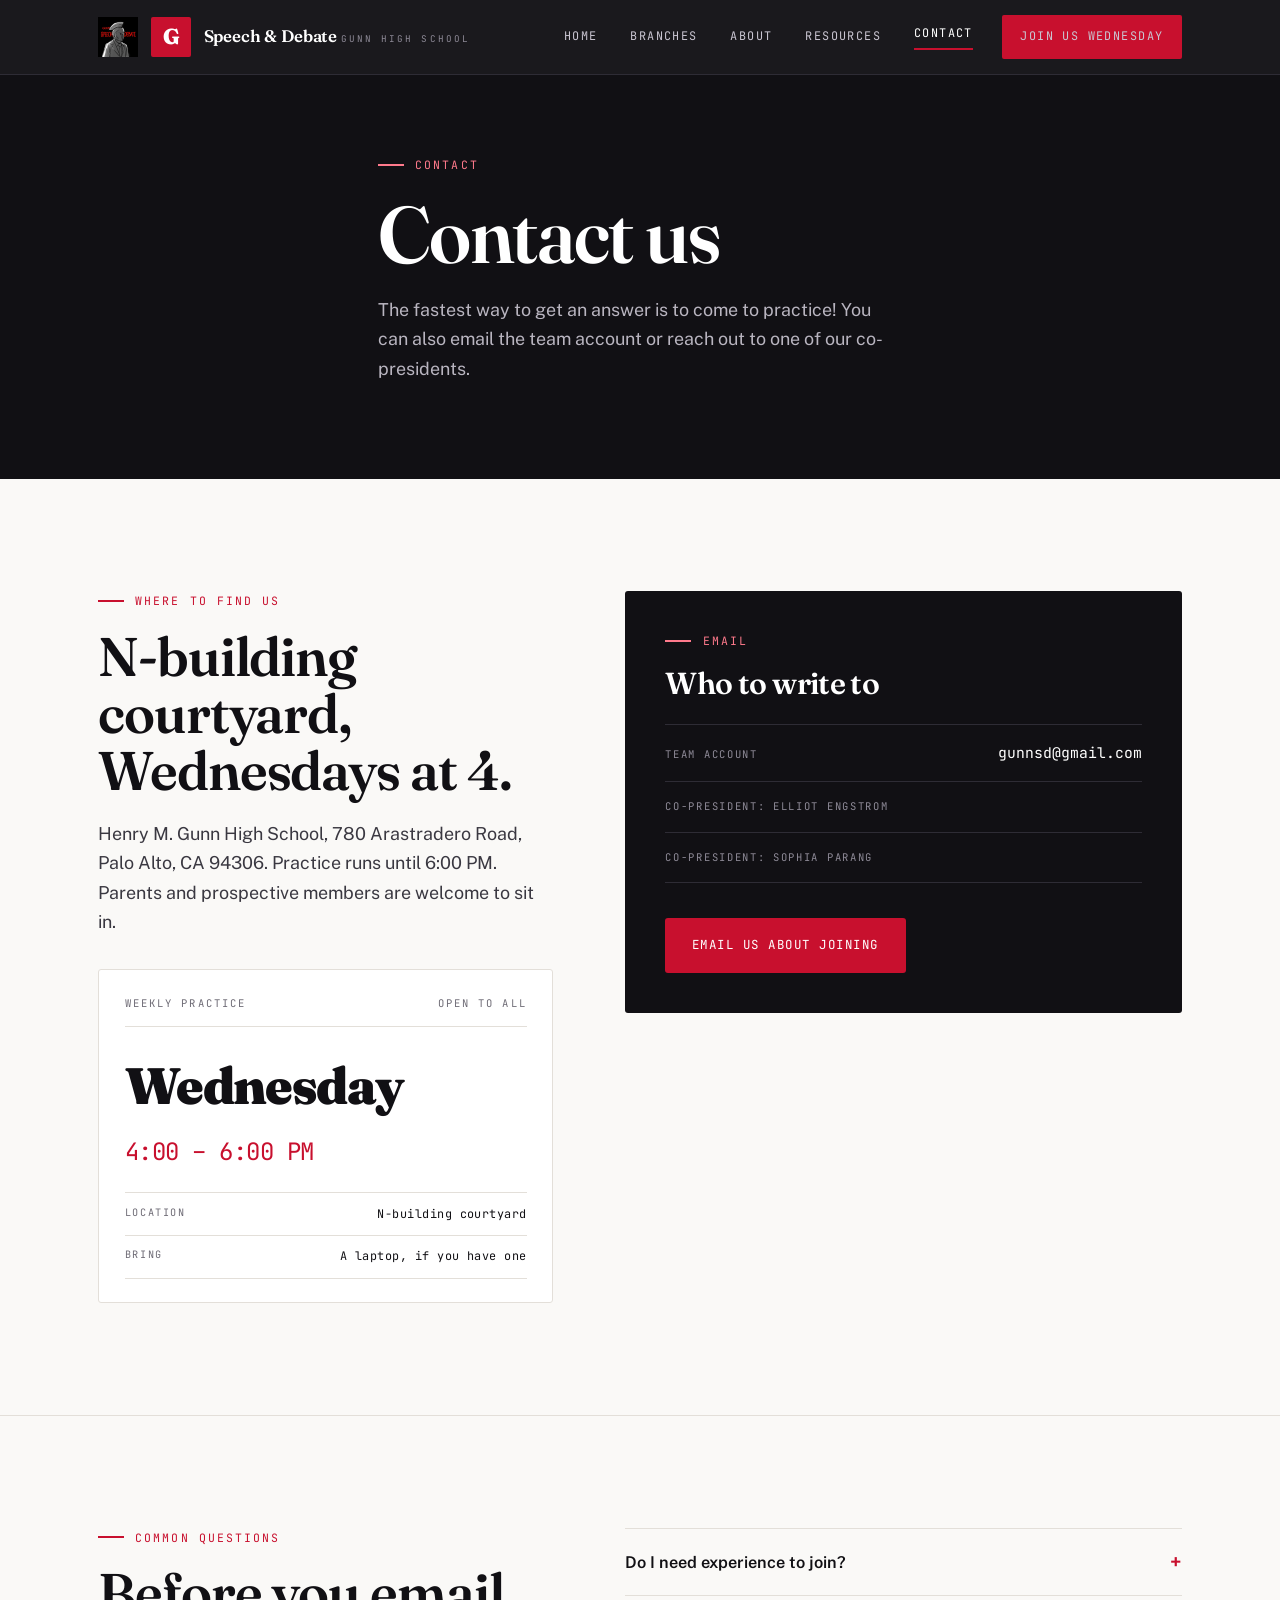
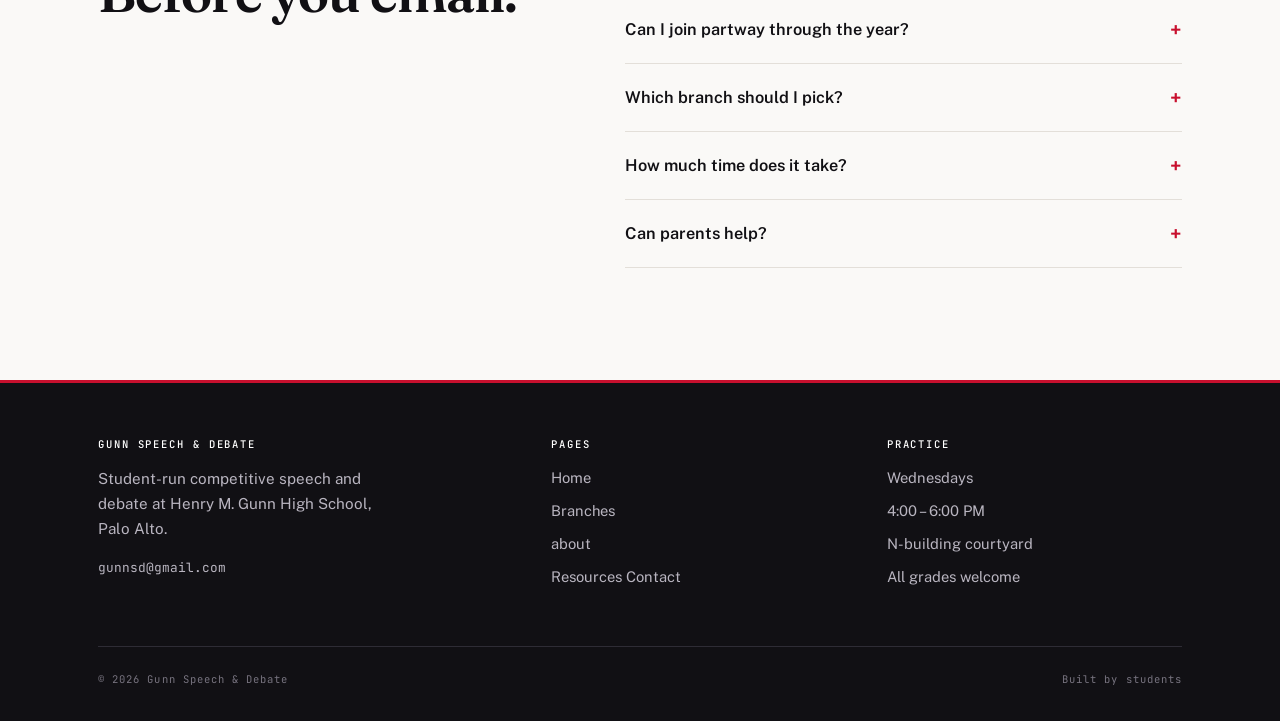
<file: contact.html>
<!DOCTYPE html>
<html lang="en">
<head>
<meta charset="utf-8">
<meta name="viewport" content="width=device-width, initial-scale=1">
<title>Contact — Gunn Speech &amp; Debate</title>
<meta name="description" content="Email Gunn Speech &amp; Debate at gunnsd@gmail.com, or reach a co-president directly. Practices are Wednesdays 4–6pm in the N-building courtyard.">
<link rel="preconnect" href="https://fonts.googleapis.com">
<link rel="preconnect" href="https://fonts.gstatic.com" crossorigin>
<link href="https://fonts.googleapis.com/css2?family=Fraunces:opsz,wght@9..144,400;9..144,600;9..144,900&family=Public+Sans:wght@400;500;600;700&family=JetBrains+Mono:wght@400;500;700&display=swap" rel="stylesheet">
<link rel="stylesheet" href="assets/css/style.css">
<link rel="icon" href="assets/img/favicon.png">
</head>
<body>
<a class="skip" href="#main">Skip to content</a>

<header class="site-header">
  <div class="wrap site-header__inner">
    <a class="brand" href="index.html">
      <img class="brand__logo" src="assets/img/gunn-logo.png" alt="Henry M. Gunn High School" onerror="this.remove()">
      <span class="brand__mark" aria-hidden="true">G</span>
      <span class="brand__text">
        <span class="brand__name">Speech &amp; Debate</span>
        <span class="brand__sub">Gunn High School</span>
      </span>
    </a>
    <button class="nav-toggle" aria-expanded="false" aria-controls="nav">Menu</button>
    <nav class="nav" id="nav">
      <a href="index.html">Home</a>
      <a href="branches.html">Branches</a>
      <a href="about.html">about</a>
      <a href="resources.html">Resources</a>
      <a href="contact.html" class="is-active">Contact</a>
      <a href="index.html#practice" class="btn btn--solid">Join us Wednesday</a>
    </nav>
  </div>
</header>

<main id="main">

  <section class="page-head">
    <div class="wrap" style="max-width:62ch">
      <p class="eyebrow eyebrow--light">Contact</p>
      <h1 class="h-xl">Contact us</h1>
      <p class="lede">
        The fastest way to get an answer is to come to practice! You can also email the team account or reach out to one of our co-presidents.
      </p>
    </div>
  </section>

  <section class="section">
    <div class="wrap split">

      <div class="reveal">
        <p class="eyebrow">Where to find us</p>
        <h2 class="h-lg">N-building courtyard,<br>Wednesdays at 4.</h2>
        <p class="lede" style="margin-top:1.2rem">
          Henry M. Gunn High School, 780 Arastradero Road, Palo Alto, CA 94306.
          Practice runs until 6:00 PM. Parents and prospective members are welcome to sit in.
        </p>
        <div class="signal" style="margin-top:2rem;background:var(--card);border-color:var(--rule)">
          <div class="signal__head" style="border-color:var(--rule);color:var(--mute)">
            <span>Weekly practice</span><span>Open to all</span>
          </div>
          <p class="signal__day" style="color:var(--ink)">Wednesday</p>
          <p class="signal__time">4:00 – 6:00 PM</p>
          <div class="signal__rows" style="border-color:var(--rule)">
            <div class="signal__row" style="border-color:var(--rule)"><span style="color:var(--mute)">Location</span><span style="color:var(--ink)">N-building courtyard</span></div>
            <div class="signal__row" style="border-color:var(--rule)"><span style="color:var(--mute)">Bring</span><span style="color:var(--ink)">A laptop, if you have one</span></div>
          </div>
        </div>
      </div>

      <div class="reveal">
        <div class="contact-card">
          <p class="eyebrow eyebrow--light">Email</p>
          <h2 class="h-md" style="margin-bottom:1.5rem">Who to write to</h2>

          <a class="mailrow" href="mailto:gunnsd@gmail.com">
            <span class="mailrow__label">Team account</span>
            <span class="mailrow__value">gunnsd@gmail.com</span>
          </a>
          <!-- TODO: replace placeholder co-president addresses -->
          <a class="mailrow" href="mailto:ee37079@pausd.us">
            <span class="mailrow__label">Co-President: Elliot Engstrom</span>
          </a>
          <a class="mailrow" href="mailto:sp36812@pausd.us">
            <span class="mailrow__label">Co-President: Sophia Parang</span>          </a>
    
          <div class="hero__actions">
            <a class="btn btn--solid" href="mailto:gunnsd@gmail.com?subject=Joining%20Gunn%20Speech%20%26%20Debate">Email us about joining</a>
          </div>
        </div>
      </div>

    </div>
  </section>

  <section class="section section--rule">
    <div class="wrap split">
      <div class="reveal">
        <p class="eyebrow">Common questions</p>
        <h2 class="h-lg">Before you email.</h2>
      </div>
      <div class="faq reveal">
        <details>
          <summary>Do I need experience to join?</summary>
          <p>No, many people join having never debated! </p>
        </details>
        <details>
          <summary>Can I join partway through the year?</summary>
          <p>Yes. Come to any Wednesday practice and an officer will catch you up.</p>
        </details>
        <details>
          <summary>Which branch should I pick?</summary>
          <p>Try a couple. The branches page explains how each round runs.</p>
        </details>
        <details>
          <summary>How much time does it take?</summary>
          <p>One two-hour practice per week is the typical practice schedule. Tournaments are optional (but highly recommended!) weekend commitments.</p>
        </details>
        <details>
          <summary>Can parents help?</summary>
          <p>Yes! Tournaments require us to supply judges, and no debate background is needed to be one.</p>
        </details>
      </div>
    </div>
  </section>

</main>

<footer class="site-footer">
  <div class="wrap">
    <div class="site-footer__grid">
      <div>
        <h4>Gunn Speech &amp; Debate</h4>
        <p style="font-size:.95rem;max-width:34ch">Student-run competitive speech and debate at Henry M. Gunn High School, Palo Alto.</p>
        <p style="font-family:var(--mono);font-size:.8rem"><a href="mailto:gunnsd@gmail.com">gunnsd@gmail.com</a></p>
      </div>
      <div>
        <h4>Pages</h4>
        <ul>
          <li><a href="index.html">Home</a></li>
          <li><a href="branches.html">Branches</a></li>
          <li><a href="about.html">about</a></li>
          <li><a href="resources.html">Resources</a>
      <a href="contact.html">Contact</a></li>
        </ul>
      </div>
      <div>
        <h4>Practice</h4>
        <ul>
          <li>Wednesdays</li>
          <li>4:00 – 6:00 PM</li>
          <li>N-building courtyard</li>
          <li>All grades welcome</li>
        </ul>
      </div>
    </div>
    <div class="site-footer__note">
      <span>© <span id="year">2026</span> Gunn Speech &amp; Debate</span>
      <span>Built by students</span>
    </div>
  </div>
</footer>

<script src="assets/js/main.js"></script>
</body>
</html>
</file>
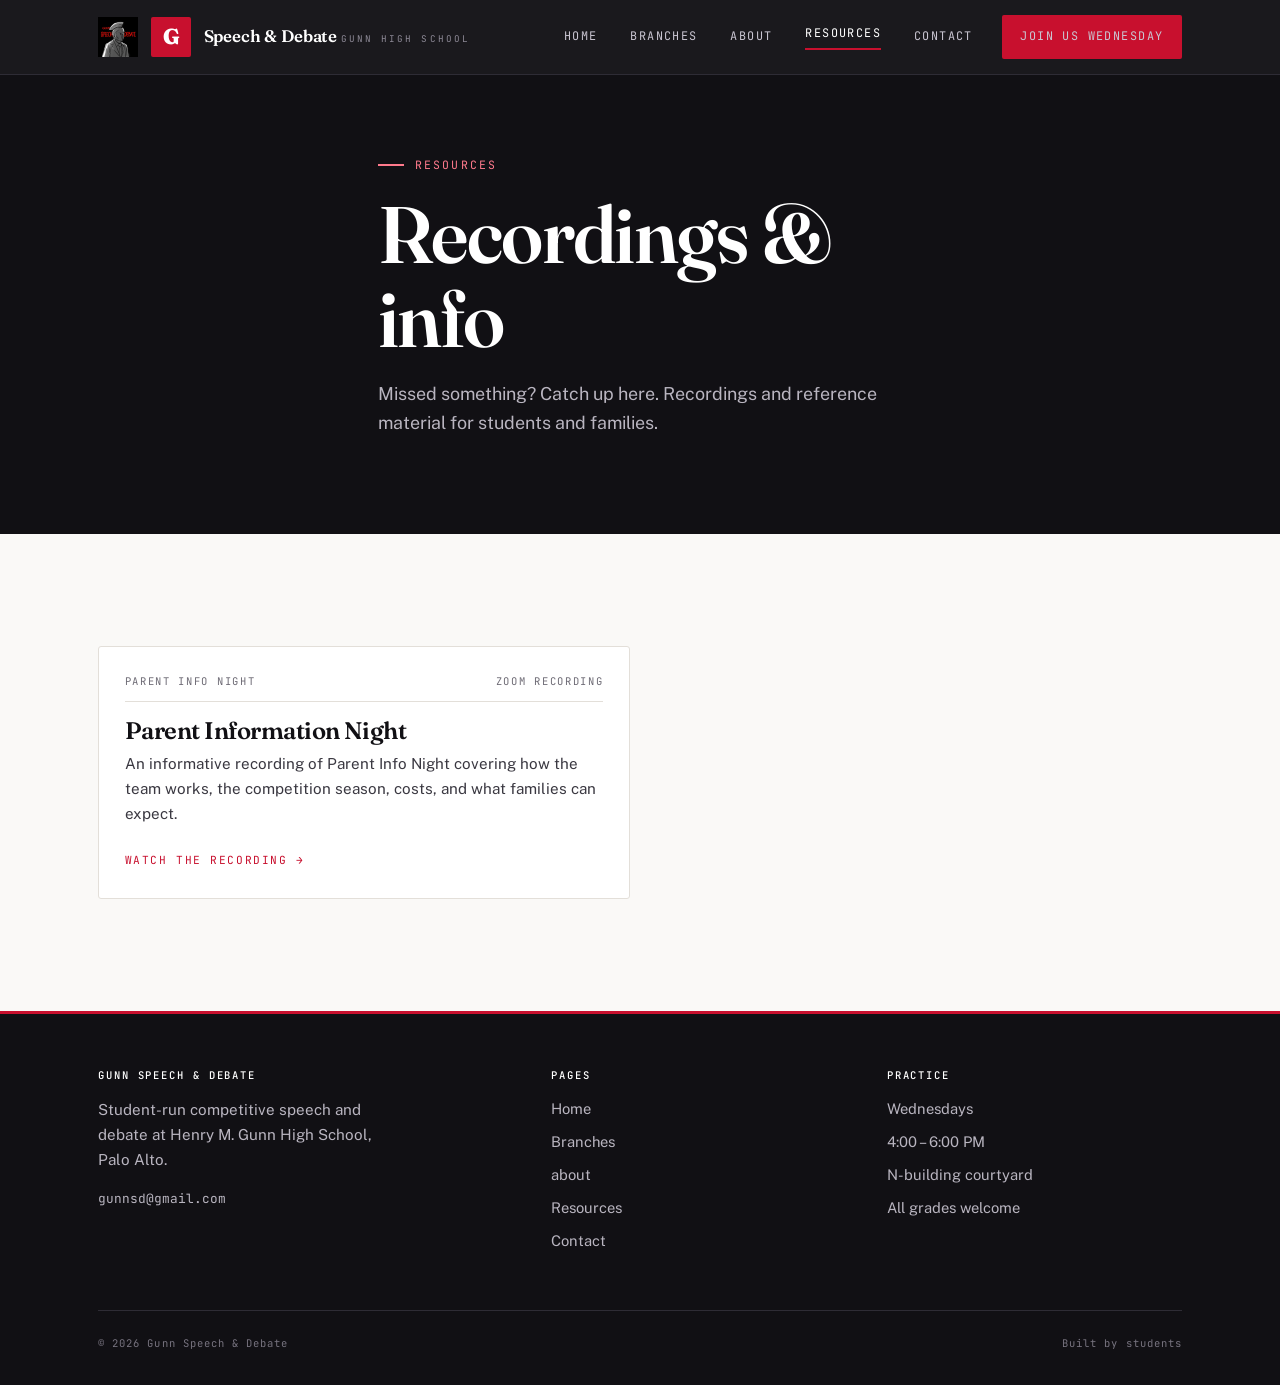
<file: resources.html>
<!DOCTYPE html>
<html lang="en">
<head>
<meta charset="utf-8">
<meta name="viewport" content="width=device-width, initial-scale=1">
<title>Resources — Gunn Speech &amp; Debate</title>
<meta name="description" content="Recordings, guides, and info for Gunn Speech &amp; Debate students and families.">
<link rel="preconnect" href="https://fonts.googleapis.com">
<link rel="preconnect" href="https://fonts.gstatic.com" crossorigin>
<link href="https://fonts.googleapis.com/css2?family=Fraunces:opsz,wght@9..144,400;9..144,600;9..144,900&family=Public+Sans:wght@400;500;600;700&family=JetBrains+Mono:wght@400;500;700&display=swap" rel="stylesheet">
<link rel="stylesheet" href="assets/css/style.css">
<link rel="icon" href="assets/img/favicon.png">
</head>
<body>
<a class="skip" href="#main">Skip to content</a>

<header class="site-header">
  <div class="wrap site-header__inner">
    <a class="brand" href="index.html">
      <img class="brand__logo" src="assets/img/gunn-logo.png" alt="Henry M. Gunn High School" onerror="this.remove()">
      <span class="brand__mark" aria-hidden="true">G</span>
      <span class="brand__text">
        <span class="brand__name">Speech &amp; Debate</span>
        <span class="brand__sub">Gunn High School</span>
      </span>
    </a>
    <button class="nav-toggle" aria-expanded="false" aria-controls="nav">Menu</button>
    <nav class="nav" id="nav">
      <a href="index.html">Home</a>
      <a href="branches.html">Branches</a>
      <a href="about.html">about</a>
      <a href="resources.html" class="is-active">Resources</a>
      <a href="contact.html">Contact</a>
      <a href="index.html#practice" class="btn btn--solid">Join us Wednesday</a>
    </nav>
  </div>
</header>

<main id="main">

  <section class="page-head">
    <div class="wrap" style="max-width:62ch">
      <p class="eyebrow eyebrow--light">Resources</p>
      <h1 class="h-xl">Recordings &amp; info</h1>
      <p class="lede">
        Missed something? Catch up here. Recordings and reference material for
        students and families.
      </p>
    </div>
  </section>

  <section class="section">
    <div class="wrap">
      <div class="grid-2 reveal">
        <a class="branch-link" href="https://stanford.zoom.us/rec/share/wOxtthXIT4uUcg3RpdqiakuHxQz40uKSNX27YIw4gnE9CPMXSU4RCPsftOIDO91H.yq4XV3NuG1oIDR1w" target="_blank" rel="noopener">
          <div class="branch-link__meta"><span>Parent Info Night</span><span>Zoom recording</span></div>
          <h3>Parent Information Night</h3>
          <p>An informative recording of Parent Info Night covering how the team works, the competition season, costs, and what families can expect.</p>
          <span class="branch-link__go">Watch the recording &rarr;</span>
        </a>
      </div>
    </div>
  </section>

</main>

<footer class="site-footer">
  <div class="wrap">
    <div class="site-footer__grid">
      <div>
        <h4>Gunn Speech &amp; Debate</h4>
        <p style="font-size:.95rem;max-width:34ch">Student-run competitive speech and debate at Henry M. Gunn High School, Palo Alto.</p>
        <p style="font-family:var(--mono);font-size:.8rem"><a href="mailto:gunnsd@gmail.com">gunnsd@gmail.com</a></p>
      </div>
      <div>
        <h4>Pages</h4>
        <ul>
          <li><a href="index.html">Home</a></li>
          <li><a href="branches.html">Branches</a></li>
          <li><a href="about.html">about</a></li>
          <li><a href="resources.html">Resources</a></li>
          <li><a href="contact.html">Contact</a></li>
        </ul>
      </div>
      <div>
        <h4>Practice</h4>
        <ul>
          <li>Wednesdays</li>
          <li>4:00 – 6:00 PM</li>
          <li>N-building courtyard</li>
          <li>All grades welcome</li>
        </ul>
      </div>
    </div>
    <div class="site-footer__note">
      <span>© <span id="year">2026</span> Gunn Speech &amp; Debate</span>
      <span>Built by students</span>
    </div>
  </div>
</footer>

<script src="assets/js/main.js"></script>
</body>
</html>
</file>
<file: assets/css/style.css>
/* ============================================================
   Gunn Speech & Debate — core stylesheet
   Palette:  ink #111014 / crimson #C8102E / ember #8C0E22
             paper #FAF9F7 / rule #E3DFD9 / mute #6E6B75
   Type:     Fraunces (display) / Public Sans (body) / JetBrains Mono (data)
   ============================================================ */

:root {
  --ink: #111014;
  --ink-2: #1B1A20;
  --ink-soft: #3A3841;
  --mute: #6E6B75;
  --crimson: #C8102E;
  --ember: #8C0E22;
  --paper: #FAF9F7;
  --card: #FFFFFF;
  --rule: #E3DFD9;
  --rule-dark: #2E2C35;

  --display: "Fraunces", Georgia, serif;
  --body: "Public Sans", system-ui, -apple-system, sans-serif;
  --mono: "JetBrains Mono", ui-monospace, monospace;

  --wrap: 1180px;
  --gut: clamp(1.25rem, 4vw, 3rem);
  --radius: 3px;
}

/* ---------- reset ---------- */
*, *::before, *::after { box-sizing: border-box; }
html { -webkit-text-size-adjust: 100%; scroll-behavior: smooth; }
body {
  margin: 0;
  background: var(--paper);
  color: var(--ink);
  font-family: var(--body);
  font-size: 17px;
  line-height: 1.65;
  -webkit-font-smoothing: antialiased;
}
img { max-width: 100%; display: block; }
a { color: inherit; }
h1, h2, h3, h4 { margin: 0; font-family: var(--display); font-weight: 600; line-height: 1.05; letter-spacing: -0.02em; }
p { margin: 0 0 1rem; }
ul { margin: 0; padding: 0; list-style: none; }

:focus-visible {
  outline: 3px solid var(--crimson);
  outline-offset: 3px;
}
.skip {
  position: absolute; left: -9999px; top: 0; z-index: 200;
  background: var(--crimson); color: #fff; padding: .75rem 1.25rem;
  font-family: var(--mono); font-size: .8rem;
}
.skip:focus { left: 0; }

/* ---------- shared bits ---------- */
.wrap { width: 100%; max-width: var(--wrap); margin: 0 auto; padding: 0 var(--gut); }

.eyebrow {
  font-family: var(--mono);
  font-size: .72rem;
  letter-spacing: .18em;
  text-transform: uppercase;
  color: var(--crimson);
  margin: 0 0 1.1rem;
  display: flex;
  align-items: center;
  gap: .7rem;
}
.eyebrow::before {
  content: "";
  width: 26px; height: 2px;
  background: var(--crimson);
  flex: none;
}
.eyebrow--light { color: #FF7A8C; }
.eyebrow--light::before { background: #FF7A8C; }

.h-xl { font-size: clamp(2.6rem, 7vw, 5rem); }
.h-lg { font-size: clamp(2.1rem, 4.6vw, 3.4rem); }
.h-md { font-size: clamp(1.4rem, 2.4vw, 1.9rem); }
.lede { font-size: 1.12rem; color: var(--ink-soft); max-width: 60ch; }
.lede--light { color: #B9B5C0; }

.btn {
  display: inline-flex; align-items: center; gap: .6rem;
  font-family: var(--mono); font-size: .78rem; letter-spacing: .12em; text-transform: uppercase;
  padding: 1rem 1.6rem; border: 1.5px solid transparent; border-radius: var(--radius);
  text-decoration: none; cursor: pointer;
  transition: background .18s ease, color .18s ease, transform .18s ease, border-color .18s ease;
}
.btn:hover { transform: translateY(-2px); }
.btn--solid { background: var(--crimson); color: #fff; }
.btn--solid:hover { background: var(--ember); }
.btn--ghost { border-color: currentColor; color: var(--ink); }
.btn--ghost:hover { background: var(--ink); color: var(--paper); border-color: var(--ink); }
.btn--ghost-light { border-color: rgba(255,255,255,.45); color: #fff; }
.btn--ghost-light:hover { background: #fff; color: var(--ink); border-color: #fff; }

.section { padding: clamp(4rem, 9vw, 7rem) 0; }
.section--dark { background: var(--ink); color: #EDEBEF; }
.section--rule { border-top: 1px solid var(--rule); }

/* ---------- header ---------- */
.site-header {
  position: sticky; top: 0; z-index: 100;
  background: rgba(17, 16, 20, .96);
  backdrop-filter: blur(8px);
  border-bottom: 1px solid var(--rule-dark);
}
.site-header__inner {
  display: flex; align-items: center; justify-content: space-between;
  gap: 1rem; min-height: 74px;
}
.brand { display: flex; align-items: center; gap: .8rem; text-decoration: none; color: #fff; }
.brand__logo { height: 40px; width: auto; }
.brand__mark {
  width: 40px; height: 40px; display: grid; place-items: center;
  background: var(--crimson); color: #fff; border-radius: 2px;
  font-family: var(--display); font-weight: 900; font-size: 1.35rem; letter-spacing: -.04em;
}
.brand__text { line-height: 1.15; }
.brand__name { font-family: var(--display); font-weight: 600; font-size: 1.05rem; letter-spacing: -.01em; }
.brand__sub {
  font-family: var(--mono); font-size: .58rem; letter-spacing: .22em;
  text-transform: uppercase; color: #8E8A97;
}

.nav { display: flex; align-items: center; gap: .35rem; }
.nav a {
  font-family: var(--mono); font-size: .74rem; letter-spacing: .12em; text-transform: uppercase;
  color: #C9C5D1; text-decoration: none; padding: .6rem .85rem; border-radius: 2px;
  transition: color .16s ease, background .16s ease;
}
.nav a:hover { color: #fff; background: rgba(255,255,255,.07); }
.nav a.is-active { color: #fff; }
.nav a.is-active::after {
  content: ""; display: block; height: 2px; background: var(--crimson); margin-top: 5px;
}
.nav .btn { padding: .7rem 1.1rem; margin-left: .6rem; }
.nav .btn:hover { background: var(--ember); color: #fff; }

.nav-toggle {
  display: none; background: none; border: 1px solid var(--rule-dark); color: #fff;
  font-family: var(--mono); font-size: .7rem; letter-spacing: .14em; text-transform: uppercase;
  padding: .6rem .8rem; border-radius: 2px; cursor: pointer;
}

/* ---------- hero ---------- */
.hero {
  background: var(--ink);
  color: #fff;
  position: relative;
  overflow: hidden;
  padding: clamp(3.5rem, 9vw, 6.5rem) 0 clamp(3.5rem, 8vw, 5.5rem);
}
.hero::after {
  content: ""; position: absolute; inset: 0;
  background:
    repeating-linear-gradient(90deg, rgba(255,255,255,.035) 0 1px, transparent 1px 96px);
  pointer-events: none;
}
.hero__grid {
  position: relative; z-index: 2;
  display: grid; grid-template-columns: 1.35fr .85fr; gap: clamp(2rem, 5vw, 4rem);
  align-items: center;
}
.hero__title { font-size: clamp(2.7rem, 6.6vw, 5.1rem); font-weight: 600; }
.hero__title em {
  font-style: normal; color: var(--crimson);
  text-decoration: underline; text-decoration-thickness: 3px; text-underline-offset: 8px;
}
.hero__resolved {
  font-family: var(--mono); font-size: .8rem; letter-spacing: .3em; text-transform: uppercase;
  color: var(--crimson); margin-bottom: 1.4rem; display: block;
}
.hero__lede { color: #B9B5C0; font-size: 1.14rem; max-width: 46ch; margin-top: 1.6rem; }
.hero__actions { display: flex; flex-wrap: wrap; gap: .8rem; margin-top: 2.2rem; }

/* signature: the time-signal card */
.signal {
  border: 1px solid var(--rule-dark);
  background: linear-gradient(180deg, #17161C 0%, #121116 100%);
  border-radius: var(--radius);
  padding: 1.6rem 1.6rem 1.4rem;
}
.signal__head {
  display: flex; justify-content: space-between; align-items: center;
  font-family: var(--mono); font-size: .66rem; letter-spacing: .2em; text-transform: uppercase;
  color: #8E8A97; border-bottom: 1px solid var(--rule-dark); padding-bottom: .8rem;
}
.signal__dot {
  width: 8px; height: 8px; border-radius: 50%; background: var(--crimson);
  display: inline-block; margin-right: .45rem;
  animation: pulse 2.4s ease-in-out infinite;
}
@keyframes pulse { 0%, 100% { opacity: 1; } 50% { opacity: .25; } }
.signal__day {
  font-family: var(--display); font-size: clamp(2.4rem, 5vw, 3.2rem); font-weight: 900;
  letter-spacing: -.03em; margin: 1.1rem 0 .2rem; color: #fff;
}
.signal__time { font-family: var(--mono); font-size: 1.5rem; color: var(--crimson); letter-spacing: -.02em; }
.signal__rows { margin-top: 1.3rem; border-top: 1px solid var(--rule-dark); }
.signal__row {
  display: flex; justify-content: space-between; gap: 1rem;
  padding: .7rem 0; border-bottom: 1px solid var(--rule-dark);
  font-family: var(--mono); font-size: .74rem; letter-spacing: .04em;
}
.signal__row span:first-child { color: #77737F; text-transform: uppercase; letter-spacing: .16em; font-size: .64rem; }
.signal__row span:last-child { color: #EDEBEF; text-align: right; }
.signal__note { font-family: var(--mono); font-size: .68rem; color: #77737F; margin: 1rem 0 0; line-height: 1.6; }

/* ---------- marquee strip ---------- */
.strip {
  background: var(--crimson); color: #fff; overflow: hidden;
  border-top: 1px solid rgba(0,0,0,.2); border-bottom: 1px solid rgba(0,0,0,.2);
}
.strip__track {
  display: flex; gap: 3rem; padding: .8rem 0; white-space: nowrap;
  font-family: var(--mono); font-size: .72rem; letter-spacing: .24em; text-transform: uppercase;
  animation: slide 34s linear infinite; width: max-content;
}
.strip__track span::before { content: "◆"; margin-right: 3rem; opacity: .6; }
@keyframes slide { from { transform: translateX(0); } to { transform: translateX(-50%); } }

/* ---------- generic layout helpers ---------- */
.split { display: grid; grid-template-columns: .9fr 1.1fr; gap: clamp(2rem, 6vw, 4.5rem); align-items: start; }
.stack > * + * { margin-top: 1rem; }
.grid-3 { display: grid; grid-template-columns: repeat(3, 1fr); gap: 1.25rem; }
.grid-2 { display: grid; grid-template-columns: repeat(2, 1fr); gap: 1.25rem; }

/* ---------- cards ---------- */
.card {
  background: var(--card);
  border: 1px solid var(--rule);
  border-radius: var(--radius);
  padding: 1.7rem;
}
.card__num {
  font-family: var(--mono); font-size: .7rem; letter-spacing: .18em; color: var(--crimson);
  display: block; margin-bottom: .8rem;
}
.card p { color: var(--ink-soft); margin-bottom: 0; }
.card h3 { margin-bottom: .6rem; }

/* branch teaser cards */
.branch-link {
  display: block; text-decoration: none; color: var(--ink);
  background: var(--card); border: 1px solid var(--rule); border-radius: var(--radius);
  padding: 1.6rem; position: relative; overflow: hidden;
  transition: border-color .2s ease, transform .2s ease;
}
.branch-link::before {
  content: ""; position: absolute; left: 0; top: 0; bottom: 0; width: 3px;
  background: var(--crimson); transform: scaleY(0); transform-origin: top;
  transition: transform .28s ease;
}
.branch-link:hover { border-color: var(--ink); transform: translateY(-3px); }
.branch-link:hover::before { transform: scaleY(1); }
.branch-link__meta {
  font-family: var(--mono); font-size: .66rem; letter-spacing: .16em; text-transform: uppercase;
  color: var(--mute); display: flex; justify-content: space-between; gap: 1rem;
  border-bottom: 1px solid var(--rule); padding-bottom: .7rem; margin-bottom: 1rem;
}
.branch-link h3 { font-size: 1.5rem; margin-bottom: .5rem; color: var(--ink); }
.branch-link p { color: var(--ink-soft); font-size: .95rem; margin: 0 0 1.1rem; }
.branch-link__go { font-family: var(--mono); font-size: .7rem; letter-spacing: .14em; text-transform: uppercase; color: var(--crimson); }

/* ---------- THE FLOW (signature element) ---------- */
.flow { border-top: 1px solid var(--rule); margin-top: 1.6rem; }
.flow__row {
  display: grid; grid-template-columns: 92px 1fr 74px;
  gap: 1rem; align-items: baseline;
  padding: .8rem 0; border-bottom: 1px solid var(--rule);
}
.flow__side {
  font-family: var(--mono); font-size: .62rem; letter-spacing: .16em; text-transform: uppercase;
  padding: .18rem .45rem; border-radius: 2px; justify-self: start;
}
.flow__side--aff { background: rgba(200,16,46,.1); color: var(--ember); }
.flow__side--neg { background: rgba(17,16,20,.07); color: var(--ink); }
.flow__side--both { background: transparent; color: var(--mute); border: 1px dashed var(--rule); }
.flow__name { font-weight: 600; font-size: .98rem; }
.flow__name small { display: block; font-weight: 400; color: var(--mute); font-size: .82rem; line-height: 1.5; }
.flow__time { font-family: var(--mono); font-size: .82rem; color: var(--crimson); text-align: right; }

.branch {
  border-top: 3px solid var(--ink);
  padding-top: 1.8rem;
  margin-top: clamp(3rem, 6vw, 4.5rem);
  display: grid; grid-template-columns: 1fr 1.05fr; gap: clamp(2rem, 5vw, 4rem);
  align-items: start;
  scroll-margin-top: 90px;
}
.branch:first-of-type { margin-top: 0; }
.branch__tag {
  font-family: var(--mono); font-size: .68rem; letter-spacing: .18em; text-transform: uppercase;
  color: var(--crimson); margin-bottom: .9rem; display: block;
}
.branch__facts { margin-top: 1.4rem; border-top: 1px solid var(--rule); }
.branch__facts div {
  display: flex; justify-content: space-between; gap: 1rem;
  padding: .6rem 0; border-bottom: 1px solid var(--rule);
  font-size: .9rem;
}
.branch__facts dt, .branch__facts span:first-child {
  font-family: var(--mono); font-size: .64rem; letter-spacing: .16em;
  text-transform: uppercase; color: var(--mute);
}
.flow__caption {
  font-family: var(--mono); font-size: .64rem; letter-spacing: .16em; text-transform: uppercase;
  color: var(--mute); display: flex; justify-content: space-between; gap: 1rem;
}

/* speech events list (deliberately not a flow) */
.event {
  display: grid; grid-template-columns: 1fr auto; gap: 1rem; align-items: baseline;
  padding: 1rem 0; border-bottom: 1px solid var(--rule);
}
.event h4 { font-family: var(--body); font-weight: 600; font-size: 1rem; margin: 0 0 .2rem; }
.event p { margin: 0; color: var(--ink-soft); font-size: .9rem; }
.event__time { font-family: var(--mono); font-size: .78rem; color: var(--crimson); white-space: nowrap; }

/* ---------- officers ---------- */
.officers { display: grid; grid-template-columns: repeat(3, 1fr); gap: 1.25rem; }
.officer {
  background: var(--card); border: 1px solid var(--rule); border-radius: var(--radius);
  overflow: hidden; display: flex; flex-direction: column;
}
.officer__photo {
  aspect-ratio: 4 / 5; background: #EBE8E3; position: relative;
  display: grid; place-items: center; border-bottom: 1px solid var(--rule);
  overflow: hidden;
}
.officer__photo img { width: 100%; height: 100%; object-fit: cover; }
.officer__initials {
  font-family: var(--display); font-size: 2.6rem; font-weight: 900; color: #C9C4BC; letter-spacing: -.04em;
}
.officer__body { padding: 1.3rem; flex: 1; display: flex; flex-direction: column; }
.officer__role {
  font-family: var(--mono); font-size: .64rem; letter-spacing: .16em; text-transform: uppercase;
  color: var(--crimson); margin-bottom: .5rem;
}
.officer h3 { font-size: 1.25rem; margin-bottom: .5rem; }
.officer p { font-size: .92rem; color: var(--ink-soft); margin-bottom: 1rem; }
.officer__mail {
  margin-top: auto; font-family: var(--mono); font-size: .72rem; color: var(--ink);
  text-decoration: none; border-bottom: 1px solid var(--crimson); align-self: flex-start;
  padding-bottom: 2px;
}
.officer__mail:hover { color: var(--crimson); }

/* ---------- contact ---------- */
.contact-card {
  background: var(--ink); color: #fff; border-radius: var(--radius);
  padding: clamp(1.75rem, 4vw, 2.5rem);
}
.contact-card a { color: #fff; }
.mailrow {
  display: flex; justify-content: space-between; align-items: baseline; gap: 1rem;
  padding: 1rem 0; border-bottom: 1px solid var(--rule-dark);
  text-decoration: none;
}
.mailrow:first-of-type { border-top: 1px solid var(--rule-dark); }
.mailrow__label { font-family: var(--mono); font-size: .66rem; letter-spacing: .16em; text-transform: uppercase; color: #8E8A97; }
.mailrow__value { font-family: var(--mono); font-size: .92rem; color: #fff; word-break: break-all; }
.mailrow:hover .mailrow__value { color: #FF7A8C; }

.faq { border-top: 1px solid var(--rule); }
.faq details { border-bottom: 1px solid var(--rule); }
.faq summary {
  cursor: pointer; padding: 1.1rem 0; font-weight: 600; font-size: 1.02rem;
  list-style: none; display: flex; justify-content: space-between; gap: 1rem; align-items: center;
}
.faq summary::-webkit-details-marker { display: none; }
.faq summary::after { content: "+"; font-family: var(--mono); color: var(--crimson); font-size: 1.2rem; }
.faq details[open] summary::after { content: "–"; }
.faq details p { color: var(--ink-soft); padding-bottom: 1.1rem; margin: 0; max-width: 70ch; }

/* ---------- stats ---------- */
.stats { display: grid; grid-template-columns: repeat(4, 1fr); gap: 1px; background: var(--rule-dark); border: 1px solid var(--rule-dark); }
.stat { background: var(--ink); padding: 1.5rem; }
.stat__k { font-family: var(--display); font-size: 2.1rem; font-weight: 900; color: #fff; letter-spacing: -.03em; }
.stat__l { font-family: var(--mono); font-size: .64rem; letter-spacing: .16em; text-transform: uppercase; color: #8E8A97; margin-top: .3rem; }

/* ---------- footer ---------- */
.site-footer { background: var(--ink); color: #B9B5C0; padding: 3.5rem 0 2rem; border-top: 3px solid var(--crimson); }
.site-footer__grid { display: grid; grid-template-columns: 1.4fr 1fr 1fr; gap: 2.5rem; }
.site-footer h4 {
  font-family: var(--mono); font-size: .66rem; letter-spacing: .18em; text-transform: uppercase;
  color: #fff; margin-bottom: 1rem; font-weight: 500;
}
.site-footer a { color: #B9B5C0; text-decoration: none; }
.site-footer a:hover { color: #fff; }
.site-footer li { margin-bottom: .55rem; font-size: .92rem; }
.site-footer__note {
  margin-top: 3rem; padding-top: 1.5rem; border-top: 1px solid var(--rule-dark);
  display: flex; justify-content: space-between; flex-wrap: wrap; gap: 1rem;
  font-family: var(--mono); font-size: .66rem; letter-spacing: .1em; color: #77737F;
}

/* ---------- page header (interior pages) ---------- */
.page-head { background: var(--ink); color: #fff; padding: clamp(3rem, 7vw, 5rem) 0; }
.page-head .lede { color: #B9B5C0; margin-top: 1.2rem; }

/* ---------- reveal ---------- */
.reveal { opacity: 0; transform: translateY(18px); transition: opacity .6s ease, transform .6s ease; }
.reveal.is-in { opacity: 1; transform: none; }

/* ---------- responsive ---------- */
@media (max-width: 900px) {
  .hero__grid, .split, .branch { grid-template-columns: 1fr; }
  .grid-3, .officers { grid-template-columns: repeat(2, 1fr); }
  .stats { grid-template-columns: repeat(2, 1fr); }
  .site-footer__grid { grid-template-columns: 1fr 1fr; }

  .nav-toggle { display: block; }
  .nav {
    display: none; position: absolute; left: 0; right: 0; top: 100%;
    flex-direction: column; align-items: stretch; gap: 0;
    background: var(--ink); border-bottom: 1px solid var(--rule-dark); padding: .5rem var(--gut) 1.25rem;
  }
  .nav.is-open { display: flex; }
  .nav a { padding: .9rem 0; border-bottom: 1px solid var(--rule-dark); }
  .nav a.is-active::after { display: none; }
  .nav .btn { margin: 1rem 0 0; justify-content: center; }
  .site-header__inner { position: relative; }
}
@media (max-width: 620px) {
  body { font-size: 16px; }
  .grid-3, .grid-2, .officers { grid-template-columns: 1fr; }
  .stats { grid-template-columns: 1fr; }
  .site-footer__grid { grid-template-columns: 1fr; }
  .flow__row { grid-template-columns: 78px 1fr 62px; gap: .6rem; }
  .btn { width: 100%; justify-content: center; }
  .hero__actions { flex-direction: column; }
}

@media (prefers-reduced-motion: reduce) {
  *, *::before, *::after {
    animation-duration: .001ms !important;
    animation-iteration-count: 1 !important;
    transition-duration: .001ms !important;
    scroll-behavior: auto !important;
  }
  .reveal { opacity: 1; transform: none; }
}

/* ---------- parent night banner ---------- */
.blare {
  position: relative; overflow: hidden;
  background: var(--crimson);
  color: #fff;
  border-bottom: 2px solid var(--ember);
  animation: blare-flash 1.6s ease-in-out infinite;
}
.blare__inner {
  display: flex; align-items: center; justify-content: center;
  flex-wrap: wrap; gap: .55rem 1.1rem;
  padding: .85rem 0; text-align: center;
}
.blare__tag {
  font-family: var(--mono); font-size: .62rem; font-weight: 700;
  letter-spacing: .22em; text-transform: uppercase;
  background: #fff; color: var(--crimson);
  padding: .3rem .6rem; border-radius: 2px;
  animation: pulse 1.2s ease-in-out infinite;
}
.blare__text {
  font-family: var(--display); font-weight: 900; font-size: 1.08rem;
  letter-spacing: -.01em;
}
.blare__link {
  font-family: var(--mono); font-size: .72rem; font-weight: 700;
  letter-spacing: .14em; text-transform: uppercase;
  color: #fff; text-decoration: none;
  border: 1.5px solid rgba(255,255,255,.7); border-radius: var(--radius);
  padding: .5rem .9rem; transition: background .18s ease, color .18s ease;
}
.blare__link:hover, .blare__link:focus-visible { background: #fff; color: var(--crimson); }
@keyframes blare-flash {
  0%, 100% { background: var(--crimson); }
  50% { background: var(--ember); }
}
@media (max-width: 640px) {
  .blare__text { font-size: .95rem; }
}
</file>
